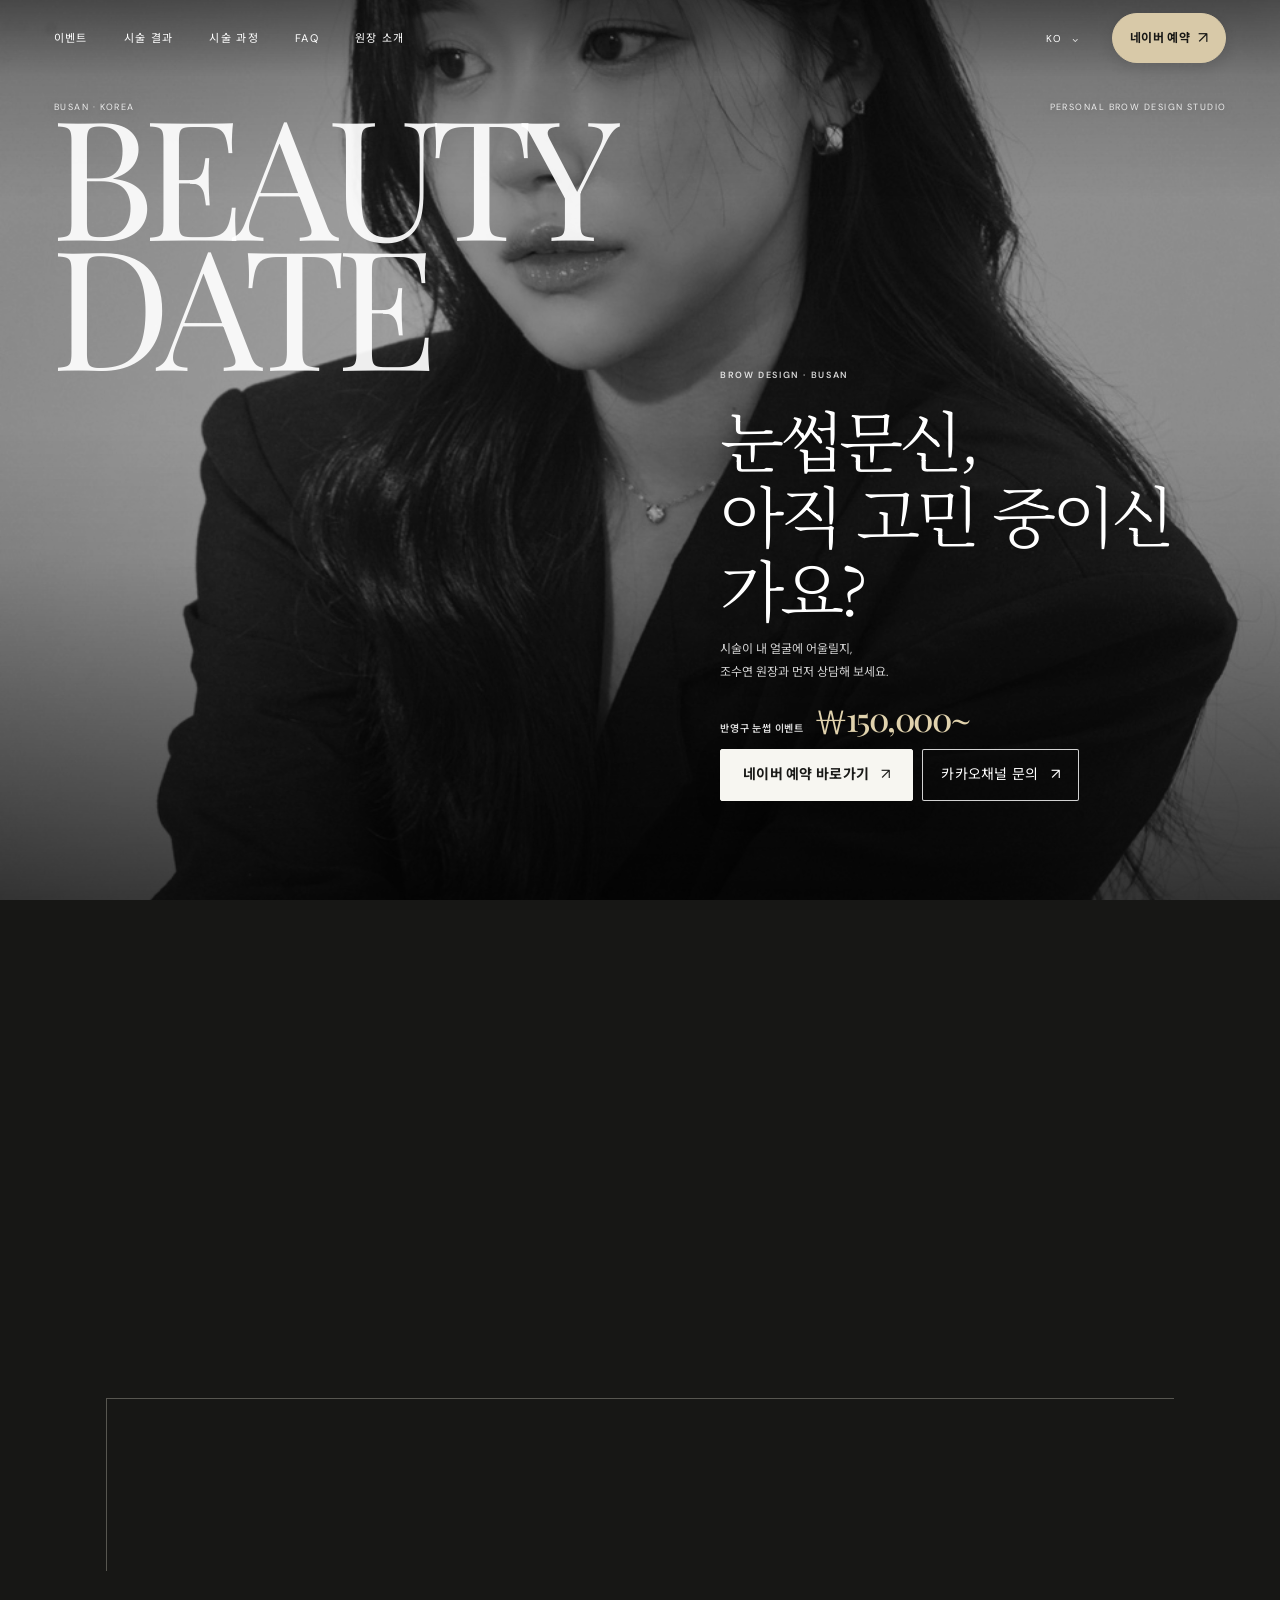
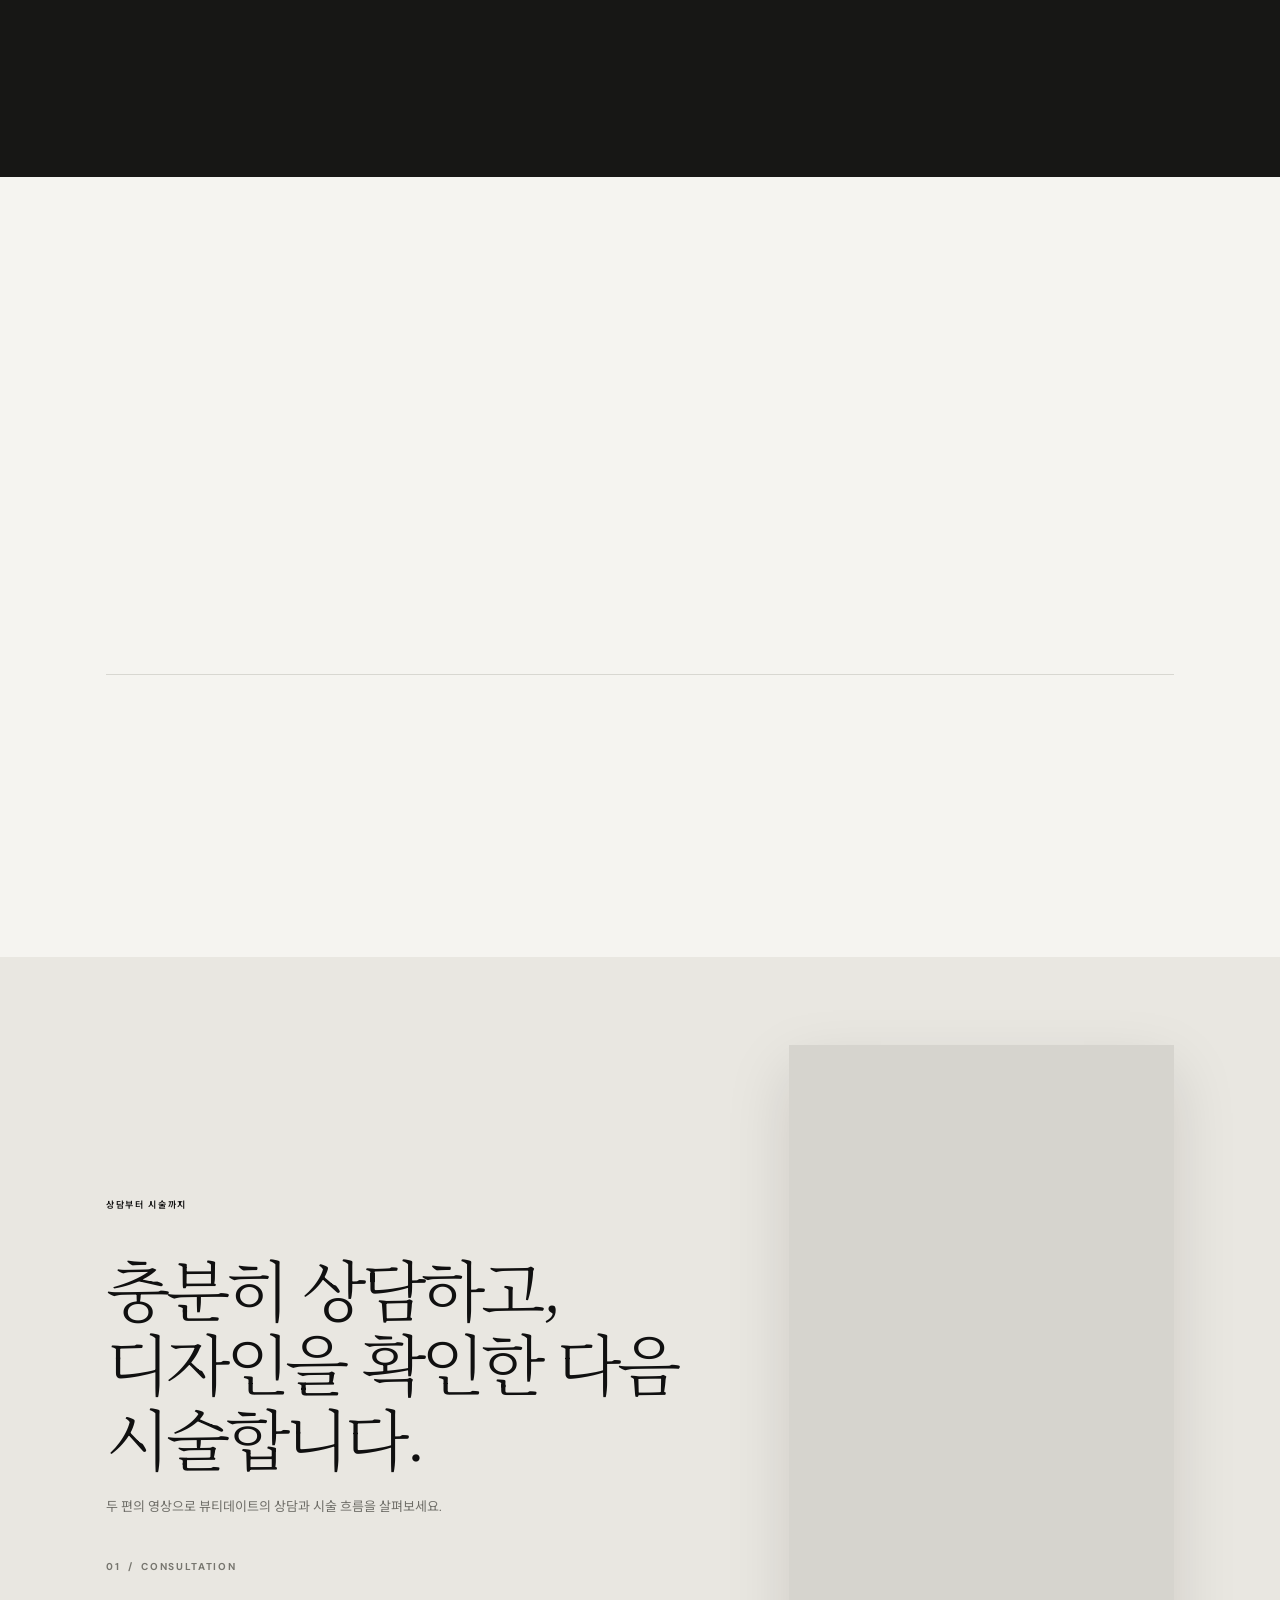
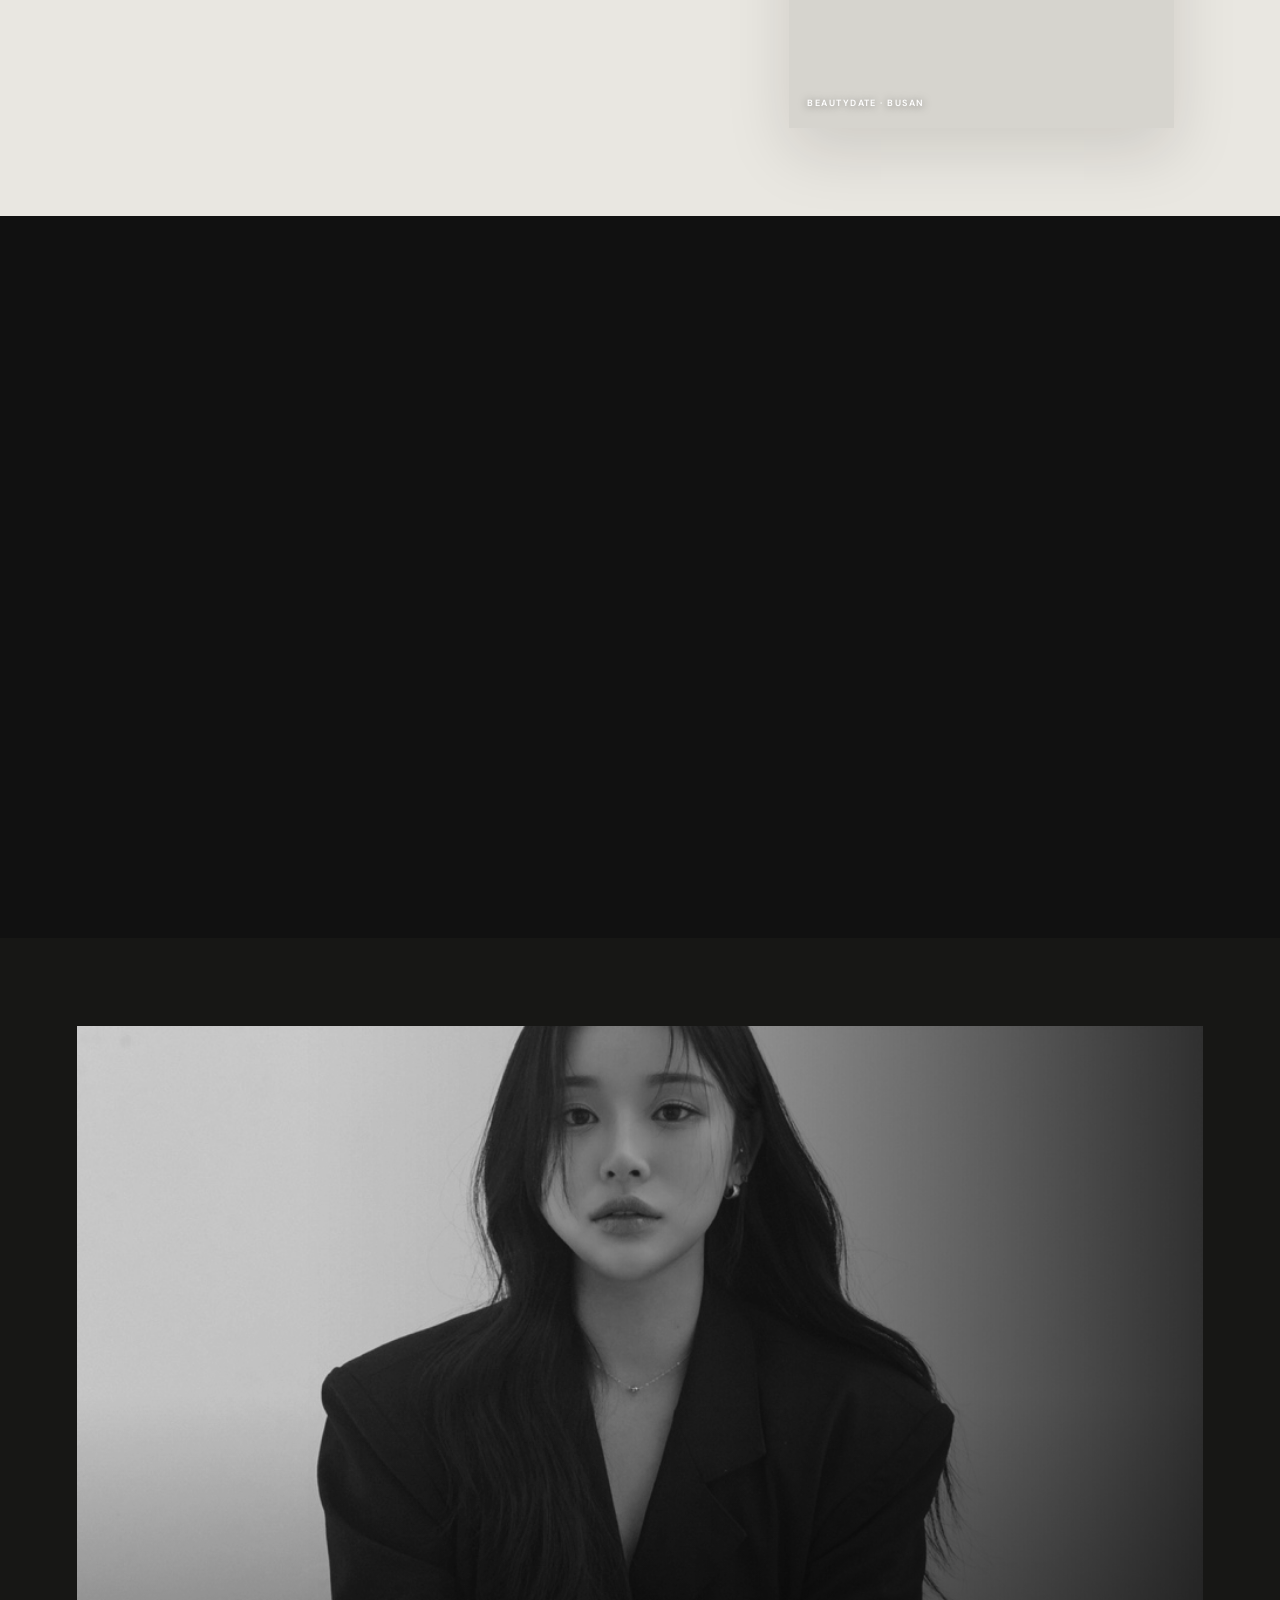
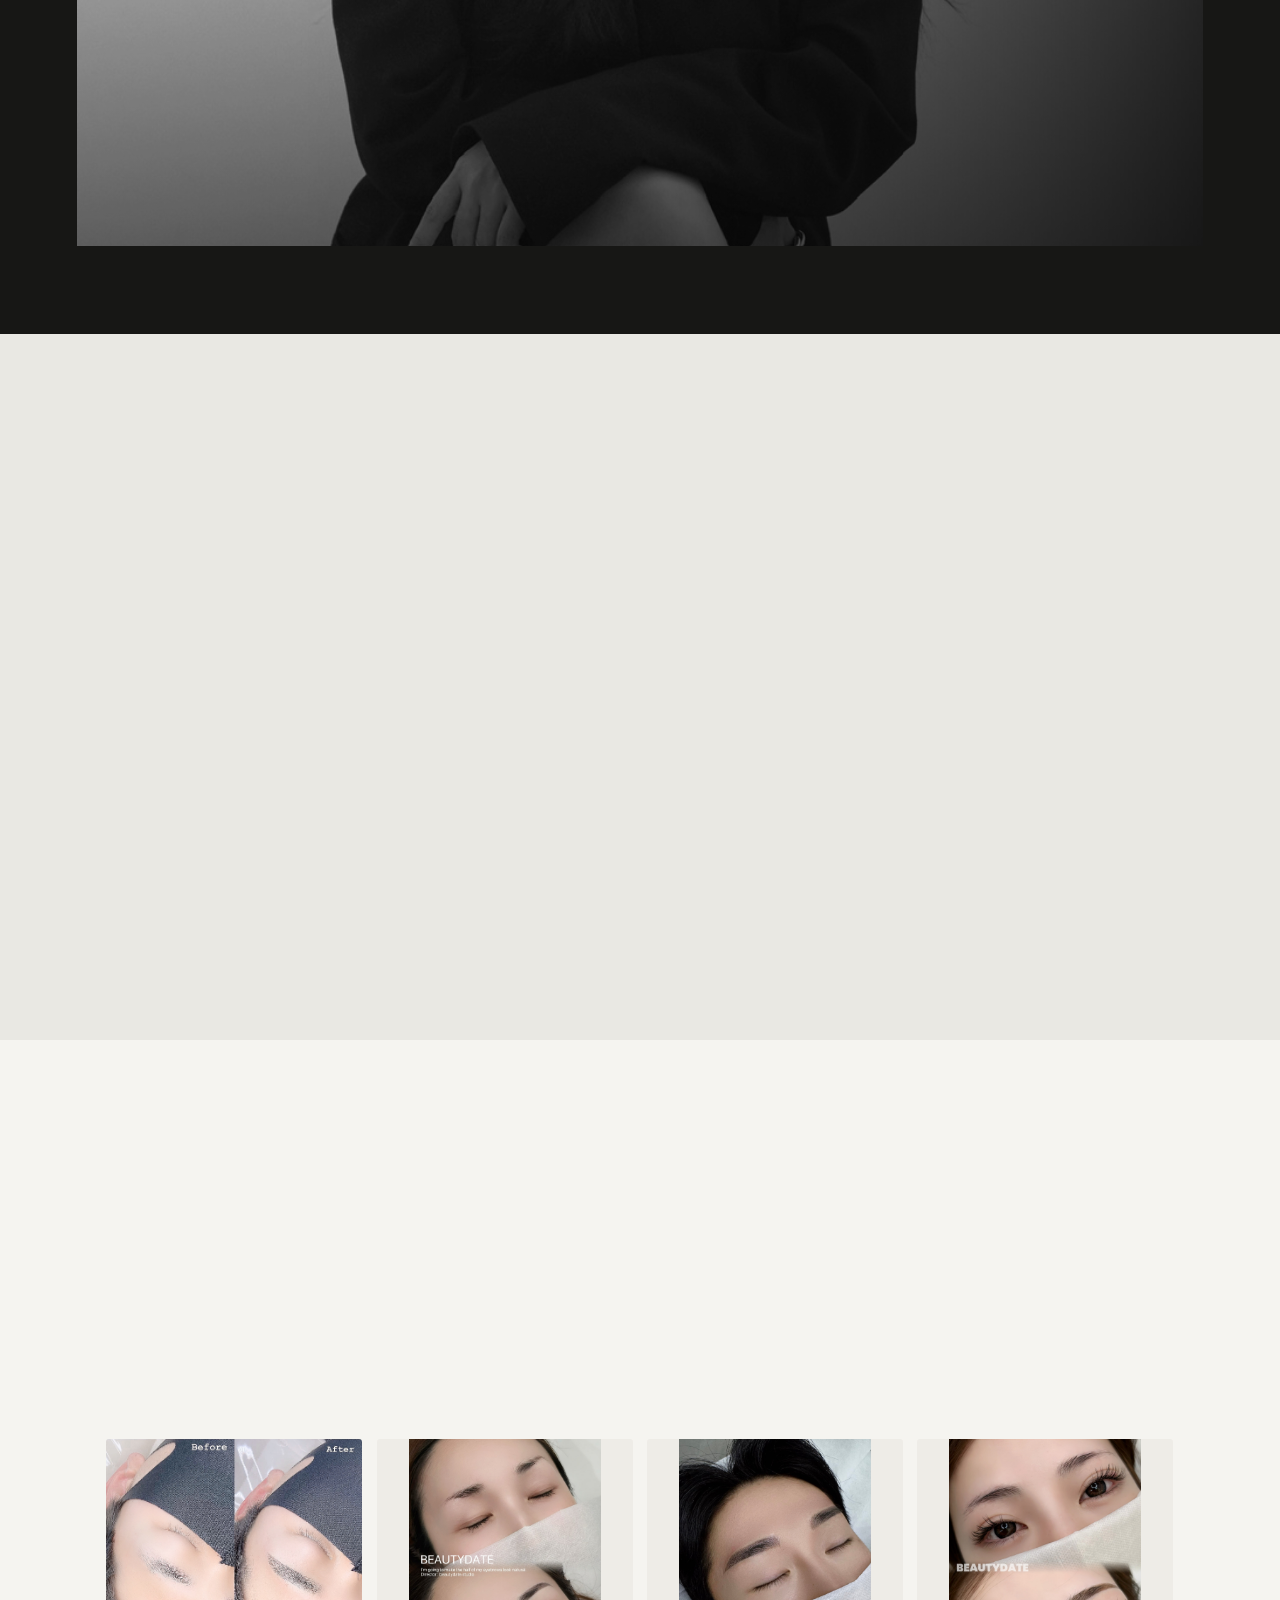
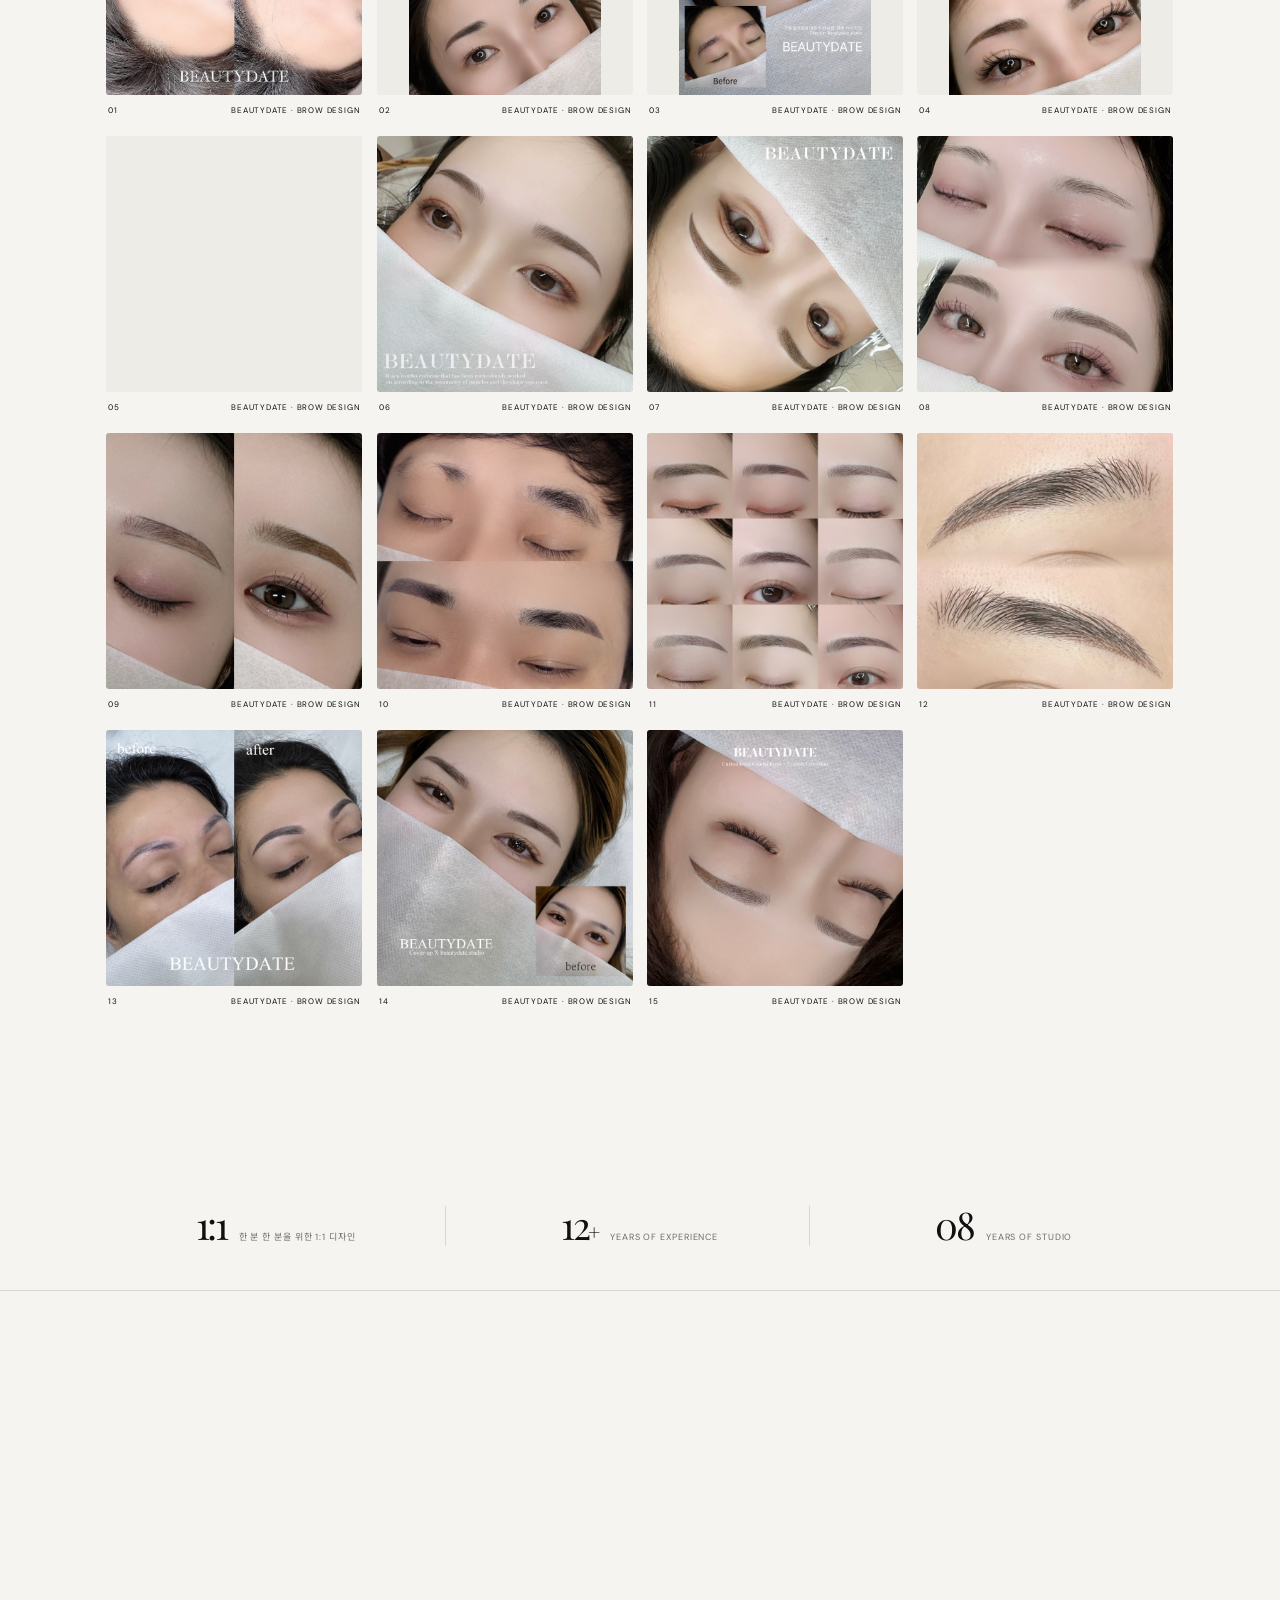
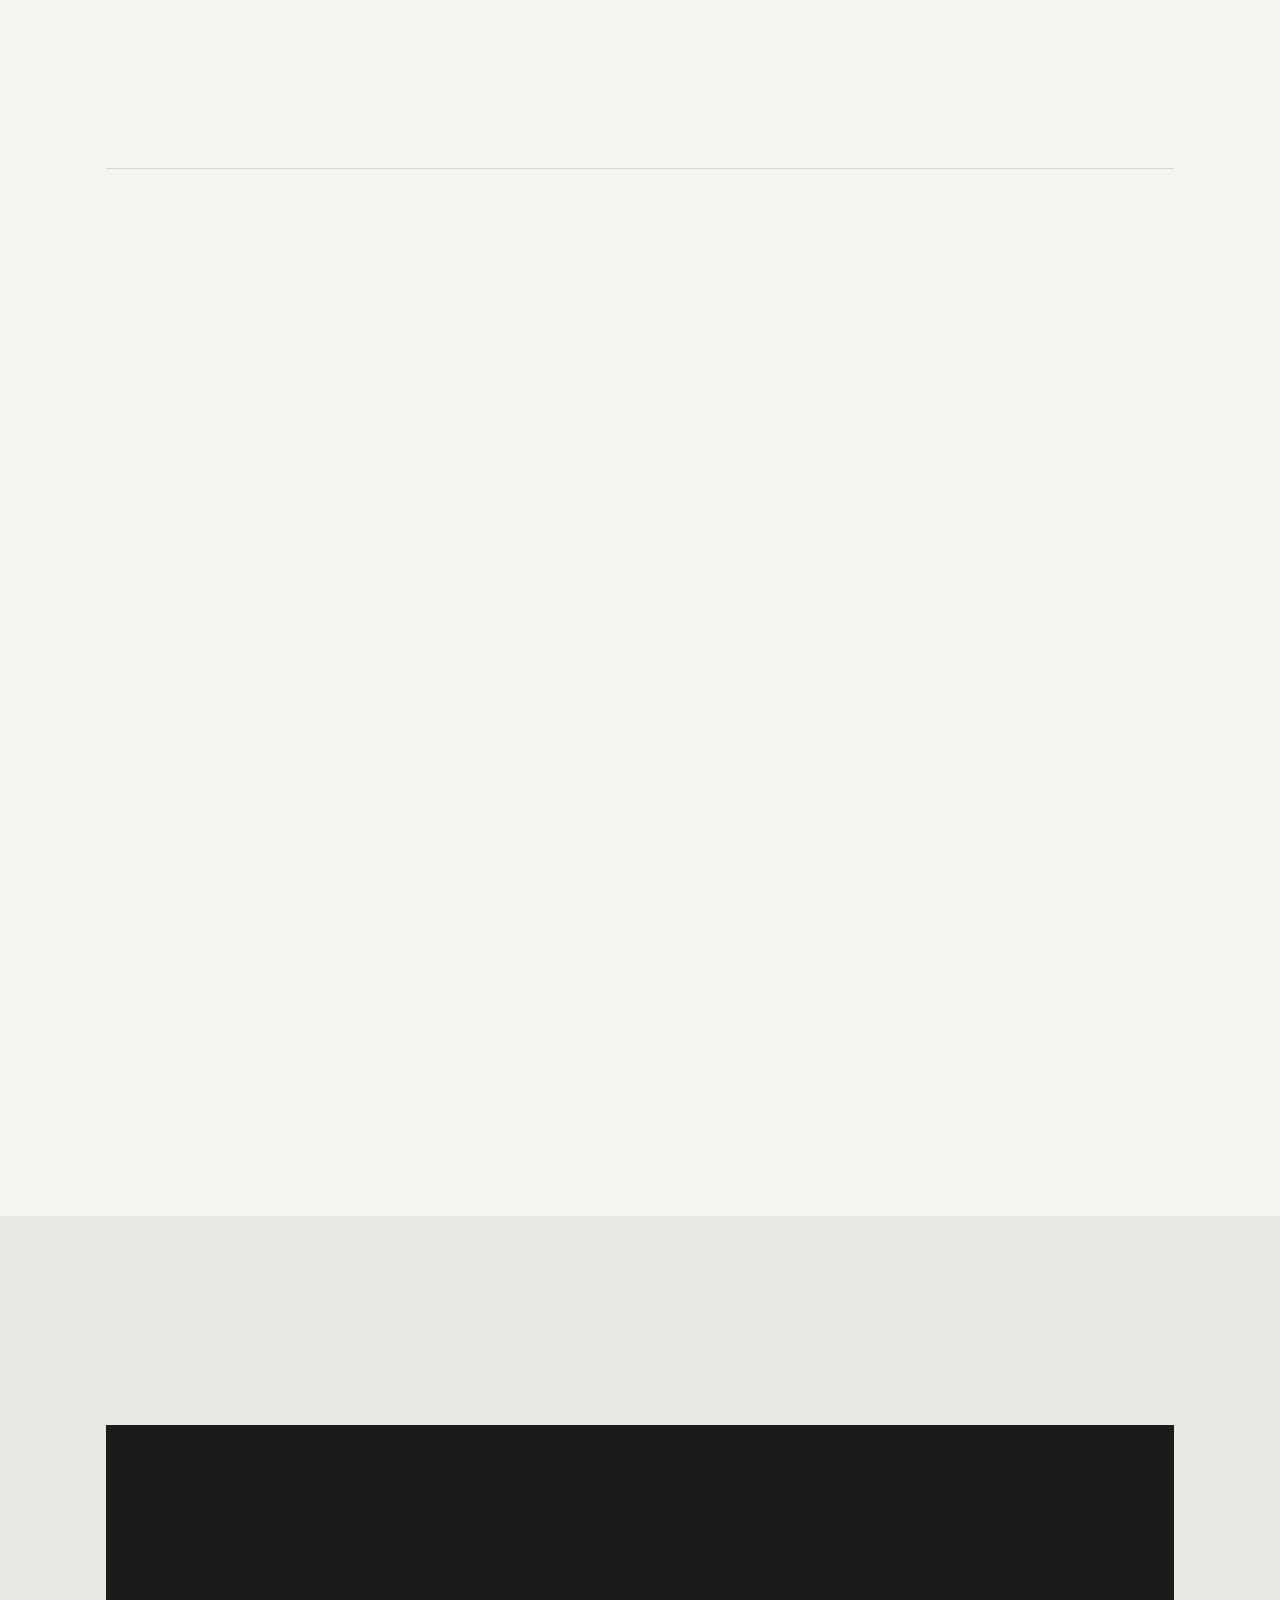
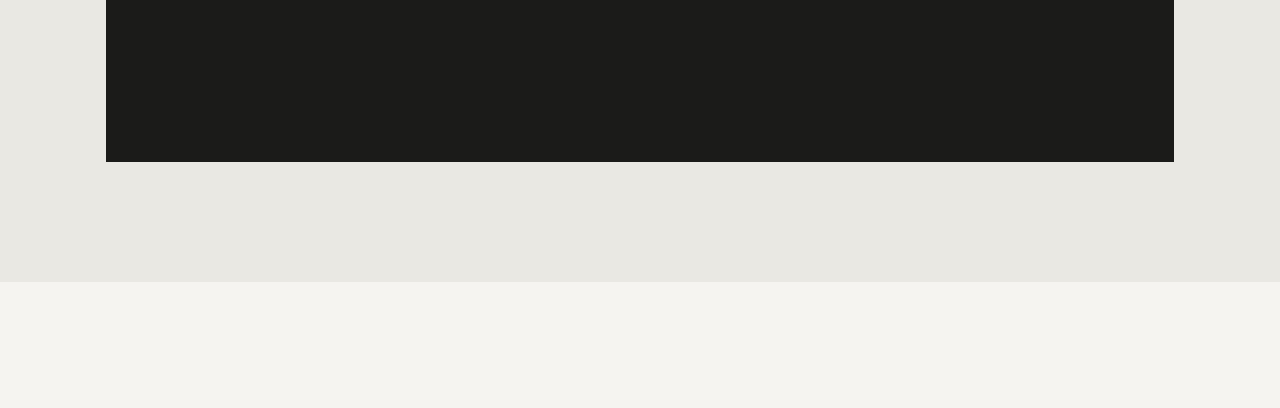
<file: index.html>
<!doctype html>
<html lang="ko">
<head>
  <meta charset="utf-8" />
  <meta name="viewport" content="width=device-width, initial-scale=1" />
  <meta http-equiv="Cache-Control" content="no-cache, no-store, must-revalidate" />
  <meta http-equiv="Pragma" content="no-cache" />
  <meta http-equiv="Expires" content="0" />
  <meta name="theme-color" content="#f5f4f0" />
  <meta name="description" content="부산 뷰티데이트. 조수연 원장의 1:1 맞춤 눈썹 반영구 디자인과 시술 포트폴리오를 만나보세요." />
  <title>뷰티데이트 | 조수연 원장</title>
  <link rel="preconnect" href="https://fonts.googleapis.com">
  <link rel="preconnect" href="https://fonts.gstatic.com" crossorigin>
  <link href="https://fonts.googleapis.com/css2?family=DM+Sans:wght@400;500;600;700&family=Noto+Sans+KR:wght@400;500;600;700&family=Noto+Serif+KR:wght@300;400;500&family=Playfair+Display:wght@400;500;600&display=swap" rel="stylesheet">
  <link rel="stylesheet" href="styles.css?v=20261010-no-duplicate-offer" />
</head>
<body>
  <header class="site-header">
    <a class="sr-only" href="#top" aria-label="Beautydate home">Home</a>
    <nav class="main-nav" aria-label="Main navigation">
      <a href="#contact" data-i18n="navOffer">이벤트</a><a href="#works" data-i18n="navWorks">시술 결과</a><a href="#process" data-i18n="navProcess">시술 과정</a><a href="#faq">FAQ</a><a href="#director" data-i18n="navDirector">원장 소개</a>
    </nav>
    <div class="header-end"><div class="language" aria-label="Language"><button class="lang-current" aria-expanded="false">KO <span>⌄</span></button><div class="lang-menu"><button data-lang="ko">한국어</button><button data-lang="ja">日本語</button><button data-lang="zh-TW">繁體中文</button><button data-lang="en">English</button></div></div><a class="header-book" href="https://pcmap.place.naver.com/place/1254580452/booking" target="_blank" rel="noopener noreferrer"><span data-i18n="book">예약하기</span><b aria-hidden="true">↗</b></a></div>
    <button class="menu-toggle" aria-label="Open navigation"><i></i><i></i></button>
  </header>

  <main id="top">

    <section class="hero">
      <div class="hero-stage">
        <h1 class="hero-word">BEAUTY<br><span>DATE</span></h1>
        <figure class="hero-portrait" aria-label="뷰티데이트 조수연 원장 프로필"><img class="hero-slide is-active" src="assets/owner-profile-1.jpeg" alt="조수연 뷰티데이트 대표원장 프로필 사진" fetchpriority="high"><img class="hero-slide" src="assets/owner-profile-2.jpeg" alt="" aria-hidden="true"></figure>
        <div class="hero-topline"><span data-i18n="heroKicker">BUSAN · KOREA</span><span data-i18n="heroTopRight">PERSONAL BROW DESIGN STUDIO</span></div>
        <div class="hero-message"><p class="eyebrow" data-i18n="heroEyebrow">BEAUTY, IN YOUR OWN BALANCE</p><h2 data-i18n="heroTitle">나답게 선명해지는<br>아름다움.</h2><p data-i18n="heroText">얼굴의 균형과 표정을 살펴, 지금의 나에게 자연스럽게 어울리는 눈썹을 디자인합니다.</p><div class="hero-offer"><span data-i18n="heroOfferLabel">반영구 눈썹 이벤트</span><strong>₩150,000~</strong></div><div class="hero-actions"><a class="booking-primary" href="https://pcmap.place.naver.com/place/1254580452/booking" target="_blank" rel="noopener noreferrer"><span data-i18n="naverBooking">네이버 예약 바로가기</span><b aria-hidden="true">↗</b></a><a class="booking-secondary" href="https://pf.kakao.com/_fQxjnT" target="_blank" rel="noopener noreferrer"><span data-i18n="kakaoInquiry">카카오채널 문의</span><b aria-hidden="true">↗</b></a></div></div>
      </div>
    </section>

    <section class="concerns section-pad" id="concerns"><div class="section-heading"><p class="eyebrow" data-i18n="concernsLabel">02 — DOES THIS FEEL FAMILIAR?</p><span data-i18n="concernsMeta">A little more ease, every morning</span></div><div class="concerns-heading"><h2 data-i18n="concernsTitle">눈썹을 그릴 때마다<br>마음에 걸리는 게 있나요?</h2><p data-i18n="concernsText">매일 반복되는 작은 불편부터, 처음 시술을 앞둔 걱정까지 편하게 이야기해 주세요.</p></div><div class="concerns-list"><p data-i18n="concernOne">양쪽 눈썹 모양을 맞추기 어려워요.</p><p data-i18n="concernTwo">빈 곳을 채우다 보면 인상이 진해져요.</p><p data-i18n="concernThree">매일 그리는 시간을 조금 줄이고 싶어요.</p><p data-i18n="concernFour">처음이라 어떤 모양이 어울릴지 모르겠어요.</p></div><p class="concerns-foot" data-i18n="concernsFoot">서두르지 않고 상담한 뒤, 얼굴과 취향에 맞는 방향을 함께 찾아갑니다.</p></section>

    <section class="approach section-pad" id="approach"><div class="section-heading"><p class="eyebrow" data-i18n="approachLabel">01 — OUR DESIGN</p><span data-i18n="approachMeta">Designed around your features</span></div><div class="approach-intro"><h2 data-i18n="approachTitle">유행하는 모양보다,<br><em>나에게 어울리는 균형.</em></h2><p data-i18n="approachText">얼굴형과 눈매, 기존 눈썹의 결을 살펴 지금의 인상에 자연스럽게 어울리는 디자인을 찾습니다.</p></div><div class="approach-points"><article><span>01</span><h3 data-i18n="approachOneTitle">먼저 충분히 듣고</h3><p data-i18n="approachOneText">원하는 분위기와 평소 메이크업 습관을 상담합니다.</p></article><article><span>02</span><h3 data-i18n="approachTwoTitle">함께 디자인을 보고</h3><p data-i18n="approachTwoText">시술 전 눈썹 모양을 확인하고 조율합니다.</p></article><article><span>03</span><h3 data-i18n="approachThreeTitle">차분히 마무리합니다</h3><p data-i18n="approachThreeText">확인한 디자인을 바탕으로 세심하게 시술합니다.</p></article></div></section>

    <section class="design-film section-pad" id="film" aria-labelledby="design-film-title"><div class="design-film-copy"><p class="eyebrow" data-i18n="filmLabel">CONSULTATION · TREATMENT</p><h2 id="design-film-title" data-i18n="filmTitle">상담부터 시술까지,<br><em>편안한 흐름으로.</em></h2><p data-i18n="filmText">충분히 이야기를 나누고, 차분하게 시술을 진행합니다.</p><span class="film-caption" aria-live="polite" data-film-caption>01&nbsp; / &nbsp;CONSULTATION</span></div><div class="design-film-frame" data-design-film><video class="design-film-video is-active" muted playsinline webkit-playsinline preload="auto" aria-label="뷰티데이트 상담 영상"><source src="assets/design-video/consultation.m4v?v=20261005-15sec" type="video/mp4"></video><video class="design-film-video" muted playsinline webkit-playsinline preload="auto" aria-label="뷰티데이트 시술 영상"><source src="assets/design-video/treatment-1.m4v" type="video/mp4"></video><span class="film-index" aria-hidden="true">BEAUTYDATE · BUSAN</span></div></section>

    <section class="contact" id="contact"><div class="contact-inner"><p class="eyebrow">BEAUTYDATE · BUSAN</p><h2 data-i18n="contactTitle">나에게 어울리는 디자인,<br>함께 이야기해요.</h2><p data-i18n="contactText">예약 링크와 카카오톡 채널을 통해 편하게 문의해 주세요.</p><div class="contact-offer"><span data-i18n="heroOfferLabel">반영구 눈썹 이벤트</span><strong>₩150,000~</strong></div><div class="contact-actions"><a class="contact-primary" href="https://pcmap.place.naver.com/place/1254580452/booking" target="_blank" rel="noopener noreferrer"><span data-i18n="naverBooking">네이버 예약 바로가기</span><b aria-hidden="true">↗</b></a><a href="https://pf.kakao.com/_fQxjnT" target="_blank" rel="noopener noreferrer"><span data-i18n="kakaoInquiry">카카오채널 문의</span><b aria-hidden="true">↗</b></a><a href="tel:01075978444"><span data-i18n="bookingCall">전화로 예약 문의</span><b aria-hidden="true">↗</b></a></div><div class="foreign-service-card"><h3 data-i18n="foreignMenuHeading">외국인 고객 시술 메뉴</h3><div class="foreign-service-grid"><div><span data-i18n="serviceNatural">자연눈썹</span><strong>₩170,000~</strong></div><div><span data-i18n="serviceCombo">콤보눈썹</span><strong>₩200,000~</strong></div><div><span data-i18n="serviceShadow">쉐도우눈썹</span><strong>₩200,000~</strong></div><div><span data-i18n="serviceEyeliner">아이라인</span><strong>₩150,000~</strong></div><div><span data-i18n="serviceHairline">헤어라인</span><strong>₩250,000~</strong></div><div><span data-i18n="serviceLip">입술</span><strong>₩300,000~</strong></div></div><div class="foreign-service-terms"><p><strong data-i18n="premiumRetouch">프리미엄 리터치</strong><span data-i18n="retouchTerms">4개월 이내 무료 · 6개월 이내 50% 할인 · 1년 이내 30% 할인</span></p><ul><li data-i18n="foreignPigment">최상급 인증 색소, 고객별 별도 니들 사용</li><li data-i18n="foreignCardFee">해외 카드 결제 수수료 포함</li><li data-i18n="foreignSchedule">관광객 일정에 맞춰 영업시간 외·휴무일에도 예약 시간을 조율해 드립니다.</li></ul><small data-i18n="foreignPriceNote">가격은 원화 기준입니다. 최종 금액은 예약 전 확인해 주세요.</small></div><p class="foreign-booking-heading" data-i18n="bookingHeading">LINEで予約・お問い合わせ</p><div class="foreign-service-actions offer-actions"><a href="https://line.me/R/ti/p/@209fyimp" target="_blank" rel="noopener noreferrer"><span data-i18n="lineLink">LINEで予約</span><b aria-hidden="true">↗</b></a><a href="https://www.instagram.com/beautydate.studio/" target="_blank" rel="noopener noreferrer"><span data-i18n="instagramLink">Instagram</span><b aria-hidden="true">↗</b></a></div></div></div></section>

    <section class="director section-pad" id="director"><div class="section-heading"><p class="eyebrow" data-i18n="directorLabel">CHAPTER 2 — MEET YOUR DIRECTOR</p><span data-i18n="directorMeta">Beautydate, Busan</span></div><div class="director-grid"><figure><video class="director-ai-video" autoplay muted loop playsinline webkit-playsinline preload="metadata" poster="assets/owner-profile-1.jpeg" aria-label="뷰티데이트 대표원장 AI 소개 영상"><source src="assets/hero-video-compatible.m4v" type="video/mp4"></video></figure><div class="director-copy"><p class="eyebrow" data-i18n="directorEyebrow">DIRECTOR · SUYEON CHO</p><h2 data-i18n="directorTitle">12년의 경험,<br><em>한 사람을 위한 디자인.</em></h2><p data-i18n="directorText">반영구 시술 12년, 샵 운영 8년의 경험을 바탕으로 고객 한 분 한 분의 얼굴에 어울리는 디자인을 고민합니다. 충분히 듣고, 함께 확인하고, 세심하게 마무리합니다.</p><div class="signature-mark">Suyeon Cho<span>BEAUTYDATE</span></div></div></div></section>

    <section class="process section-pad" id="process"><div class="section-heading"><p class="eyebrow" data-i18n="processLabel">CHAPTER 3 — A CONSULTATION FIRST</p><span data-i18n="processMeta">Considered at every step</span></div><div class="process-grid"><h2 data-i18n="processTitle">서두르지 않고,<br><em>함께 완성합니다.</em></h2><div class="steps"><article><b>01</b><div><h3 data-i18n="step1Title">상담</h3><p data-i18n="step1Text">원하는 분위기와 현재 눈썹 상태, 피부 컨디션을 먼저 확인합니다.</p></div></article><article><b>02</b><div><h3 data-i18n="step2Title">디자인 확인</h3><p data-i18n="step2Text">얼굴의 비율과 눈매에 맞춰 디자인하고, 시술 전 충분히 조율합니다.</p></div></article><article><b>03</b><div><h3 data-i18n="step3Title">섬세한 시술</h3><p data-i18n="step3Text">확정한 디자인을 바탕으로 차분하게 시술을 진행합니다.</p></div></article><article><b>04</b><div><h3 data-i18n="step4Title">사후 안내</h3><p data-i18n="step4Text">시술 후 관리 방법과 리터치 관련 내용을 안내해 드립니다.</p></div></article></div></div></section>

    <section class="works section-pad" id="works"><div class="section-heading"><p class="eyebrow" data-i18n="worksLabel">REAL BROW STORIES</p><span data-i18n="worksMeta">A collection of real brow designs</span></div><div class="works-title"><h2 data-i18n="worksTitle">작은 결의 차이가<br><em>전체 인상을 바꿉니다.</em></h2><p data-i18n="worksText">실제 고객의 시술 결과를 살펴보세요.<br>피부와 기존 눈썹에 따라 결과는 달라질 수 있습니다.</p></div><div class="treatment-gallery" aria-label="뷰티데이트 시술 결과 사진"></div><p class="gallery-footnote" data-i18n="galleryFootnote">실제 시술 사례이며, 결과는 피부와 기존 눈썹 상태에 따라 다를 수 있습니다.</p></section>

    <dialog class="gallery-lightbox" aria-label="시술 사진 확대 보기"><button class="gallery-close" type="button" aria-label="닫기">×</button><button class="gallery-previous" type="button" aria-label="이전 사진">←</button><figure><img alt=""><figcaption></figcaption></figure><button class="gallery-next" type="button" aria-label="다음 사진">→</button></dialog>

    <section class="signature-quick section-pad" id="signature" aria-label="뷰티데이트 핵심 정보"><div><strong>1:1</strong><span data-i18n="quickDesign">얼굴형에 맞춘 디자인</span></div><div><strong>12<span>+</span></strong><span data-i18n="yearsService">YEARS OF EXPERIENCE</span></div><div><strong>08</strong><span data-i18n="yearsStudio">YEARS OF STUDIO</span></div></section>

    <section class="faq section-pad" id="faq"><div class="section-heading"><p class="eyebrow" data-i18n="faqLabel">CHAPTER 4 — BEFORE YOU BOOK</p><span data-i18n="faqMeta">Good to know before booking</span></div><div class="faq-heading"><h2 data-i18n="faqTitle">예약 전에 궁금한 점,<br><em>먼저 확인해 보세요.</em></h2><p data-i18n="faqText">시술 전 충분히 상담하고, 궁금한 점은 예약 전에 편하게 문의하실 수 있어요.</p></div><div class="faq-list"><details><summary data-i18n="faqOneQ">시술 전에 디자인을 확인할 수 있나요?</summary><p data-i18n="faqOneA">상담 후 디자인을 제안하고, 시술 전에 함께 확인하고 조율합니다.</p></details><details><summary data-i18n="faqTwoQ">시술 결과가 모두 똑같이 나오나요?</summary><p data-i18n="faqTwoA">피부와 기존 눈썹 상태에 따라 결과에 차이가 있을 수 있습니다.</p></details><details><summary data-i18n="faqThreeQ">예약은 어떻게 하면 되나요?</summary><p data-i18n="faqThreeA">네이버 예약 또는 카카오채널로 문의해 주세요. 전화 문의도 가능합니다.</p></details><details><summary data-i18n="faqFourQ">리터치 조건과 가격은 어떻게 되나요?</summary><p data-i18n="faqFourA">리터치 적용 기간과 비용은 예약 전에 카카오채널로 확인해 주세요.</p></details></div></section>

    <section class="recommend section-pad" id="recommend"><div class="section-heading"><p class="eyebrow" data-i18n="recommendLabel">BEFORE CHOOSING A STUDIO</p><span data-i18n="recommendMeta">Who this may suit</span></div><div class="recommend-content"><h2 data-i18n="recommendTitle">이런 분이라면,<br><em>편하게 상담부터 시작해 보세요.</em></h2><ul><li data-i18n="recommendOne">얼굴형과 눈매에 맞는 눈썹을 찾고 싶은 분</li><li data-i18n="recommendTwo">너무 진하거나 인위적인 느낌이 걱정되는 분</li><li data-i18n="recommendThree">시술 전 모양을 함께 확인하고 싶은 분</li><li data-i18n="recommendFour">처음이라 차근차근 설명을 듣고 싶은 분</li></ul></div></section>

    <section class="visit section-pad" id="visit"><div class="section-heading"><p class="eyebrow">08 — VISIT BEAUTYDATE</p><span data-i18n="visitMeta">We look forward to meeting you</span></div><div class="visit-card"><div><p class="eyebrow">BUSAN · KOREA</p><h2 data-i18n="visitTitle">부산에서 만나요.</h2></div><div><p data-i18n="visitText">정확한 주소와 운영 시간은 예약 전에 문의해 주세요.</p><div class="visit-details"><div><span data-i18n="addressLabel">ADDRESS</span><b data-i18n="addressPending">부산 · 상세 주소는 확인 후 안내</b></div><div><span data-i18n="hoursLabel">HOURS</span><b data-i18n="hoursPending">운영 시간은 문의해 주세요</b></div></div><a class="visit-booking" href="https://pcmap.place.naver.com/place/1254580452/booking" target="_blank" rel="noopener noreferrer"><span data-i18n="naverBooking">네이버 예약 바로가기</span><b aria-hidden="true">↗</b></a></div></div></section>




  </main>
  <footer class="site-footer"><a class="wordmark" href="#top">BEAUTY<span>DATE</span></a><div><b data-i18n="footerName">뷰티데이트 · 조수연 원장</b><p data-i18n="footerNotice">부산 · 전화 010-7597-8444</p></div><a class="back-top" href="#top" data-i18n="backTop">맨 위로 ↑</a></footer>
  <div class="mobile-cta"><p class="mobile-cta-label" data-i18n="mobileBookingPrompt">빠른 예약 · 상담</p><div class="mobile-cta-actions"><a href="https://pcmap.place.naver.com/place/1254580452/booking" target="_blank" rel="noopener noreferrer"><span data-i18n="naverBooking">네이버 예약 바로가기</span><b aria-hidden="true">↗</b></a><a href="https://pf.kakao.com/_fQxjnT" target="_blank" rel="noopener noreferrer"><span data-i18n="kakaoInquiry">카카오채널 문의</span><b aria-hidden="true">↗</b></a></div></div>
  <script src="app.js?v=20261010-no-duplicate-offer"></script>
</body>
</html>
</file>
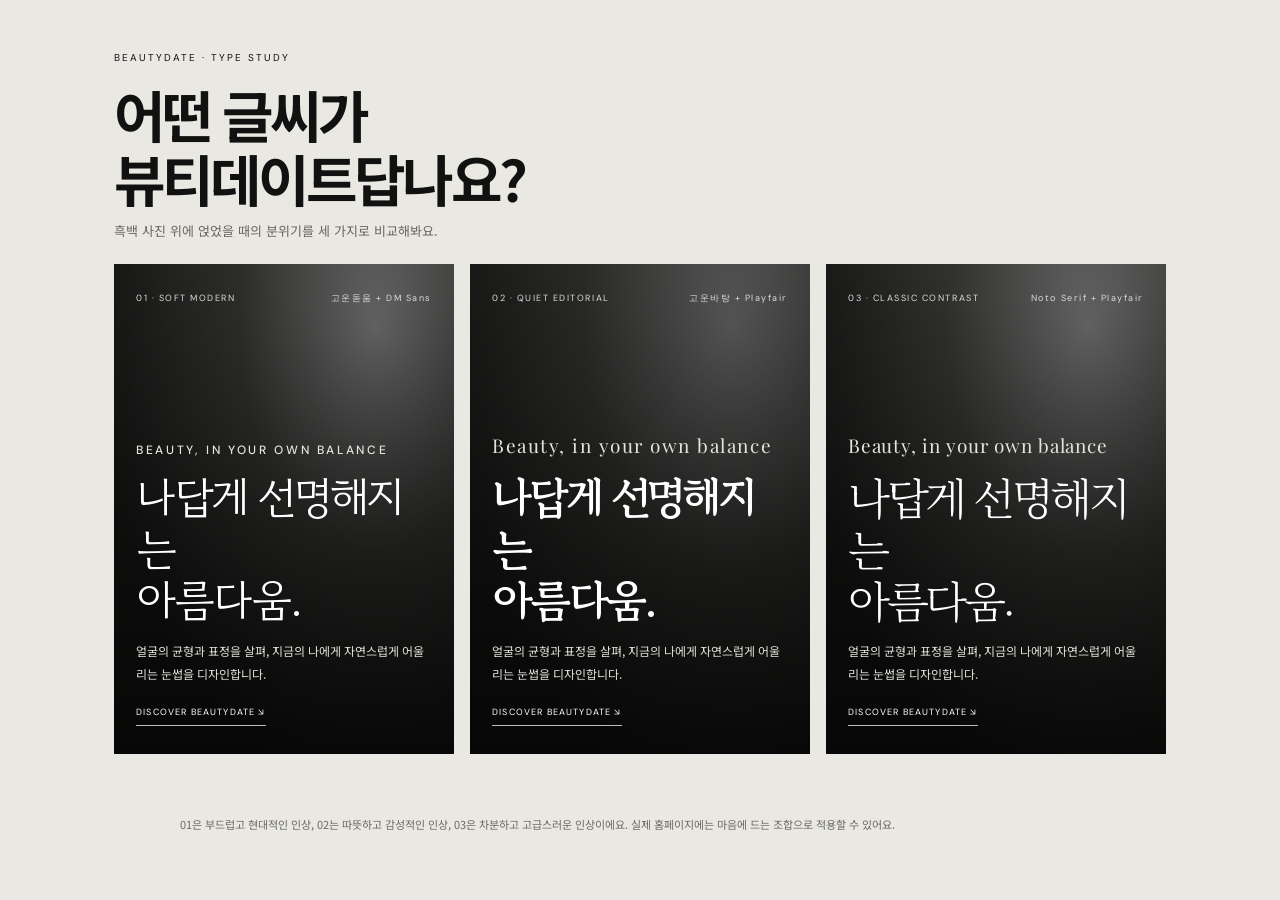
<file: font-preview.html>
<!doctype html>
<html lang="ko">
<head>
  <meta charset="utf-8">
  <meta name="viewport" content="width=device-width, initial-scale=1">
  <title>뷰티데이트 글꼴 미리보기</title>
  <link rel="preconnect" href="https://fonts.googleapis.com">
  <link rel="preconnect" href="https://fonts.gstatic.com" crossorigin>
  <link href="https://fonts.googleapis.com/css2?family=DM+Sans:wght@300;400;500;600&family=Gowun+Batang:wght@400;700&family=Gowun+Dodum&family=Noto+Sans+KR:wght@300;400;500;600&family=Noto+Serif+KR:wght@300;400;500&family=Playfair+Display:wght@400;500&display=swap" rel="stylesheet">
  <style>
    *{box-sizing:border-box}body{margin:0;background:#e9e8e3;color:#111;font-family:'Noto Sans KR',sans-serif}.intro{padding:42px 7% 24px}.intro small{font:10px 'DM Sans',sans-serif;letter-spacing:.2em}.intro h1{font-size:clamp(30px,7vw,56px);letter-spacing:-.07em;line-height:1.15;margin:16px 0 10px}.intro p{font-size:13px;color:#686760;margin:0}.options{display:grid;gap:16px;padding:0 7% 50px}.option{position:relative;min-height:340px;display:flex;flex-direction:column;justify-content:flex-end;padding:30px 26px;color:#fff;overflow:hidden;background:#181817}.option::before{content:"";position:absolute;inset:0;background:linear-gradient(180deg,rgba(0,0,0,.12),rgba(0,0,0,.7))}.option>*{position:relative}.label{display:flex;justify-content:space-between;gap:10px;margin-bottom:auto;font:9px 'DM Sans',sans-serif;letter-spacing:.17em;color:#ddd}.sample-en{font:500 12px 'DM Sans',sans-serif;letter-spacing:.22em;color:#e6e4df;margin:0 0 13px}.sample-ko{font-size:clamp(33px,8vw,50px);line-height:1.18;letter-spacing:-.075em;margin:0 0 15px}.sample-body{font-size:12px;line-height:1.9;color:#e2e0db;max-width:300px;margin:0}.sample-link{display:inline-block;width:max-content;margin-top:20px;padding-bottom:7px;border-bottom:1px solid #bbb;font:9px 'DM Sans',sans-serif;letter-spacing:.13em}.a .sample-ko{font-family:'Gowun Dodum',sans-serif;font-weight:400;letter-spacing:-.055em}.a .sample-en,.a .label,.a .sample-link{font-family:'DM Sans',sans-serif}.b .sample-ko{font-family:'Gowun Batang',serif;font-weight:700;letter-spacing:-.07em}.b .sample-en{font:400 19px 'Playfair Display',serif;letter-spacing:.08em}.c .sample-ko{font-family:'Noto Serif KR',serif;font-weight:300;letter-spacing:-.08em}.c .sample-en{font:400 19px 'Playfair Display',serif;letter-spacing:.04em}.option.a{background:radial-gradient(ellipse at 77% 13%,#777 0,#343432 37%,#171716 76%)}.option.b{background:radial-gradient(ellipse at 77% 13%,#666 0,#30302e 40%,#171716 78%)}.option.c{background:radial-gradient(ellipse at 77% 13%,#777 0,#383836 38%,#171716 78%)}.note{padding:0 7% 34px;font-size:11px;line-height:1.8;color:#6b6a64}
    @media(min-width:800px){.intro,.options,.note{max-width:1100px;margin-inline:auto}.options{grid-template-columns:repeat(3,1fr);padding-inline:24px}.intro{padding-inline:24px}.option{min-height:490px;padding:28px 22px}.sample-ko{font-size:clamp(29px,3.4vw,44px)}.sample-body{font-size:12px}}
  </style>
</head>
<body>
  <header class="intro"><small>BEAUTYDATE · TYPE STUDY</small><h1>어떤 글씨가<br>뷰티데이트답나요?</h1><p>흑백 사진 위에 얹었을 때의 분위기를 세 가지로 비교해봐요.</p></header>
  <main class="options">
    <article class="option a"><div class="label"><span>01 · SOFT MODERN</span><span>고운돋움 + DM Sans</span></div><p class="sample-en">BEAUTY, IN YOUR OWN BALANCE</p><h2 class="sample-ko">나답게 선명해지는<br>아름다움.</h2><p class="sample-body">얼굴의 균형과 표정을 살펴, 지금의 나에게 자연스럽게 어울리는 눈썹을 디자인합니다.</p><span class="sample-link">DISCOVER BEAUTYDATE ↘</span></article>
    <article class="option b"><div class="label"><span>02 · QUIET EDITORIAL</span><span>고운바탕 + Playfair</span></div><p class="sample-en">Beauty, in your own balance</p><h2 class="sample-ko">나답게 선명해지는<br>아름다움.</h2><p class="sample-body">얼굴의 균형과 표정을 살펴, 지금의 나에게 자연스럽게 어울리는 눈썹을 디자인합니다.</p><span class="sample-link">DISCOVER BEAUTYDATE ↘</span></article>
    <article class="option c"><div class="label"><span>03 · CLASSIC CONTRAST</span><span>Noto Serif + Playfair</span></div><p class="sample-en">Beauty, in your own balance</p><h2 class="sample-ko">나답게 선명해지는<br>아름다움.</h2><p class="sample-body">얼굴의 균형과 표정을 살펴, 지금의 나에게 자연스럽게 어울리는 눈썹을 디자인합니다.</p><span class="sample-link">DISCOVER BEAUTYDATE ↘</span></article>
  </main>
  <p class="note">01은 부드럽고 현대적인 인상, 02는 따뜻하고 감성적인 인상, 03은 차분하고 고급스러운 인상이에요. 실제 홈페이지에는 마음에 드는 조합으로 적용할 수 있어요.</p>
</body>
</html>
</file>
<file: styles.css>
:root{--paper:#f5f4f0;--ink:#101010;--muted:#77766f;--line:#d8d7d1;--white:#fff;--serif:'Playfair Display',Georgia,serif;--sans:'DM Sans','Noto Sans KR',sans-serif;--max:1440px}
*{box-sizing:border-box}html{scroll-behavior:smooth;scroll-padding-top:90px}body{margin:0;background:var(--paper);color:var(--ink);font-family:var(--sans);font-size:15px;line-height:1.7}a{color:inherit;text-decoration:none}img{display:block;width:100%;height:100%;object-fit:cover}button{font:inherit;color:inherit}.site-header{height:76px;display:flex;align-items:center;justify-content:space-between;padding:0 4.2%;border-bottom:1px solid rgba(0,0,0,.13);position:absolute;z-index:5;inset:0 0 auto;background:rgba(245,244,240,.86);backdrop-filter:blur(12px)}.wordmark{font-size:18px;font-weight:700;letter-spacing:-.09em;line-height:1}.wordmark span{font-weight:400;margin-left:4px}.main-nav{display:flex;gap:36px;font-size:11px;text-transform:uppercase;letter-spacing:.12em}.main-nav a,.header-book,.text-link{transition:opacity .2s}.main-nav a:hover,.header-book:hover,.text-link:hover{opacity:.6}.header-end{display:flex;align-items:center;gap:24px}.header-book{font-size:11px;letter-spacing:.08em}.header-book span{font-size:16px;margin-left:8px}.language{position:relative}.lang-current,.lang-menu button{border:0;background:none;cursor:pointer}.lang-current{font-size:10px;letter-spacing:.12em;padding:8px}.lang-current span{font-size:15px;margin-left:4px}.lang-menu{display:none;position:absolute;top:34px;right:0;background:#fff;min-width:130px;padding:8px;box-shadow:0 12px 34px #0002}.language.open .lang-menu{display:grid}.lang-menu button{text-align:left;padding:8px;font-size:12px}.lang-menu button:hover{background:#f0efeb}.menu-toggle{display:none;border:0;background:none;width:34px;padding:8px}.menu-toggle i{display:block;height:1px;background:#111;margin:6px 0}.hero{padding:108px 4.2% 25px;max-width:var(--max);margin:0 auto}.hero-topline,.hero-bottom,.section-heading{display:flex;justify-content:space-between;align-items:center;font-size:9px;letter-spacing:.16em}.hero-topline{height:28px;color:#4c4b47}.hero-stage{height:min(690px,72vw);min-height:530px;position:relative;overflow:hidden;margin-top:12px;background:#e4e2dd}.hero-portrait{position:absolute;top:0;bottom:0;left:36%;width:38%;margin:0;overflow:hidden}.hero-portrait img,.hero-portrait video{object-position:center 25%;filter:grayscale(100%);width:100%;height:100%;object-fit:cover}.hero-word{position:absolute;z-index:1;left:-1.2%;top:8%;margin:0;font-size:clamp(150px,23vw,330px);line-height:.72;letter-spacing:-.105em;font-weight:700;white-space:nowrap;pointer-events:none}.hero-word span{letter-spacing:-.105em}.hero-message{position:absolute;z-index:2;right:2.4%;bottom:9%;width:27%;max-width:310px}.eyebrow{font-size:9px;letter-spacing:.18em;font-weight:600;margin:0 0 18px;text-transform:uppercase}.hero-message h2{font-size:clamp(30px,4vw,53px);line-height:1.02;letter-spacing:-.07em;margin:0 0 18px}.hero-message>p:not(.eyebrow){font-size:12px;color:#55544f;line-height:1.9}.text-link{display:inline-flex;align-items:center;gap:28px;font-size:10px;letter-spacing:.08em;border-bottom:1px solid #222;padding:10px 0 8px;margin-top:15px}.text-link b{font-size:17px;font-weight:400}.hero-caption{position:absolute;z-index:2;left:3%;bottom:8%;display:flex;gap:15px;align-items:center;font-size:9px;letter-spacing:.12em}.caption-index{border-right:1px solid #111;padding-right:15px}.hero-bottom{padding-top:15px;color:#5e5d57}.hero-bottom a{font-size:8px}.section-pad{padding:120px 8.3%;max-width:var(--max);margin:auto}.section-heading{border-top:1px solid var(--line);padding-top:15px;color:#6d6c66}.section-heading .eyebrow{color:#121212;margin:0}.section-heading>span{font-size:9px;letter-spacing:.05em}.intro-grid{display:grid;grid-template-columns:1.3fr .7fr;align-items:end;gap:8%;padding-top:90px}.intro h2,.works h2,.process h2,.director h2,.visit h2{font-size:clamp(42px,6vw,82px);line-height:1.07;letter-spacing:-.075em;margin:0;font-weight:500}.intro h2 em,.works h2 em,.process h2 em,.director h2 em{font-family:var(--serif);font-weight:500;letter-spacing:-.04em}.intro-copy{max-width:390px;padding-bottom:6px}.intro-copy p,.works-title>p,.visit-grid p{color:#6f6e68;font-size:13px;line-height:2}.feature-band{display:grid;grid-template-columns:1.15fr .85fr;min-height:650px;background:#111;color:#fff}.feature-photo{height:650px;overflow:hidden}.feature-photo img{filter:grayscale(100%);object-position:center 35%}.feature-copy{padding:10% 13%;display:flex;flex-direction:column;justify-content:center;align-items:flex-start}.feature-copy .eyebrow{color:#aaa}.feature-quote{font-size:clamp(36px,5vw,67px);font-weight:500;line-height:1.15;letter-spacing:-.07em;margin:14px 0 34px}.thin-rule{height:1px;width:45px;background:#aaa}.feature-note{font-size:12px;color:#b7b7b2;max-width:300px;line-height:1.9;margin:25px 0 0}.feature-copy .text-link{border-color:#aaa;margin-top:28px}.works-title{display:flex;justify-content:space-between;align-items:end;padding:76px 0 55px}.works-title>p{margin:0}.gallery{display:grid;grid-template-columns:1.05fr .95fr;grid-template-rows:380px 330px;gap:15px}.gallery-item{margin:0;min-width:0;position:relative;overflow:hidden;background:#ddd}.gallery-item img{transition:transform .7s;filter:grayscale(18%)}.gallery-item:hover img{transform:scale(1.025)}.gallery-tall{grid-row:span 2}.gallery-tall img{object-position:center 30%}.gallery-small img{object-position:center 30%}.gallery-wide img{object-position:center 38%}.gallery-item figcaption{position:absolute;inset:auto 0 0;display:flex;justify-content:space-between;padding:13px 15px;background:linear-gradient(transparent,#0008);color:#fff;font-size:9px;letter-spacing:.14em}.gallery-footnote{font-size:10px;color:#898880;margin-top:17px}.process{background:#e9e8e3;max-width:none;padding-left:max(8.3%,calc((100vw - 1200px)/2));padding-right:max(8.3%,calc((100vw - 1200px)/2))}.process-grid{display:grid;grid-template-columns:.9fr 1.1fr;gap:10%;padding-top:76px}.steps article{display:grid;grid-template-columns:50px 1fr;gap:16px;border-top:1px solid #c6c5bd;padding:23px 0}.steps article>b{font-size:10px;letter-spacing:.1em;color:#73726c}.steps h3{font-size:16px;margin:0 0 6px}.steps p{font-size:12px;color:#77766f;margin:0;max-width:420px}.director-grid{display:grid;grid-template-columns:.9fr 1.1fr;gap:10%;align-items:center;padding-top:75px}.director-grid figure{margin:0;height:600px;max-height:65vw;overflow:hidden}.director-grid figure img{object-position:center 25%;filter:grayscale(100%)}.director-copy>.eyebrow{margin-bottom:24px}.director-copy h2{font-size:clamp(38px,4.8vw,66px)}.director-copy>p:not(.eyebrow){color:#6f6e68;font-size:13px;line-height:2;max-width:490px;margin-top:28px}.director-stats{display:flex;gap:60px;padding-top:28px;margin-top:28px;border-top:1px solid var(--line)}.director-stats div{display:grid}.director-stats strong{font-family:var(--serif);font-size:38px;font-weight:500;line-height:1}.director-stats strong span{font-size:18px}.director-stats small{font-size:8px;letter-spacing:.14em;color:#777;margin-top:9px}.signature-mark{font-family:var(--serif);font-style:italic;font-size:23px;margin-top:42px}.signature-mark span{font:8px var(--sans);letter-spacing:.15em;margin-left:14px;color:#777}.studio h2{font-size:clamp(32px,4.3vw,58px);letter-spacing:-.07em;font-weight:500;margin:58px 0 34px}.studio-gallery{display:grid;grid-template-columns:1.1fr .9fr 1fr;gap:14px;height:340px}.studio-gallery img{object-position:center}.visit{background:#e9e8e3;max-width:none;padding-left:max(8.3%,calc((100vw - 1200px)/2));padding-right:max(8.3%,calc((100vw - 1200px)/2))}.visit-grid{display:grid;grid-template-columns:1fr 1fr;gap:10%;padding-top:67px}.visit h2{font-size:clamp(44px,6vw,76px)}.visit-details{border-top:1px solid #c5c4bd}.visit-details div{padding:18px 0;border-bottom:1px solid #c5c4bd}.visit-details span{font-size:8px;letter-spacing:.16em;color:#777}.visit-details p{margin:5px 0 0;font-size:12px}.contact{padding:120px 25px 130px;background:#111;color:#fff;text-align:center}.contact-inner{max-width:650px;margin:auto}.contact .eyebrow{color:#aaa}.contact h2{font-size:clamp(42px,6vw,76px);line-height:1.1;letter-spacing:-.07em;margin:25px 0}.contact-inner>p:not(.eyebrow){font-size:12px;color:#b4b4ae}.contact-actions{display:flex;justify-content:center;gap:10px;flex-wrap:wrap;margin-top:34px}.contact-actions span{border:1px solid #60605a;border-radius:99px;padding:12px 20px;color:#c8c8c2;font-size:10px}.site-footer{display:flex;align-items:center;justify-content:space-between;padding:38px 5%;gap:20px;background:var(--paper)}.site-footer>div{text-align:center}.site-footer>div b{font-size:11px;font-weight:500}.site-footer p{font-size:9px;color:#777;margin:5px 0 0}.back-top{font-size:10px}.mobile-cta{display:none}
@media(min-width:1441px){.hero-stage{height:690px}}
@media(max-width:900px){.site-header{height:66px;padding:0 5%}.main-nav{gap:18px}.hero{padding:90px 5% 20px}.hero-stage{height:650px;min-height:0}.hero-portrait{left:28%;width:46%}.hero-word{font-size:clamp(150px,25vw,240px);top:13%}.hero-message{right:2%;bottom:8%;width:32%}.section-pad{padding:95px 7%}.feature-band{min-height:520px}.feature-photo{height:520px}.feature-copy{padding:9%}.gallery{grid-template-rows:320px 280px}.process-grid{gap:6%}.director-grid{gap:7%}.director-grid figure{height:520px}.studio-gallery{height:280px}}
@media(max-width:650px){body{font-size:14px}.site-header{height:60px}.main-nav{display:none;position:absolute;top:59px;left:0;right:0;padding:20px 6%;background:var(--paper);border-bottom:1px solid var(--line);flex-direction:column;gap:14px}.site-header.nav-open .main-nav{display:flex}.header-end{gap:12px;margin-left:auto;margin-right:9px}.header-book{font-size:9px}.menu-toggle{display:block}.hero{padding:75px 14px 18px}.hero-topline,.hero-bottom{font-size:7px}.hero-topline span:last-child{max-width:135px;text-align:right}.hero-stage{height:670px;min-height:0;margin-top:5px}.hero-portrait{left:12%;width:75%;height:74%;top:4%}.hero-portrait img,.hero-portrait video{object-position:center 20%}.hero-word{font-size:clamp(115px,29vw,175px);top:17%;left:-2%;line-height:.77}.hero-message{width:57%;right:5%;bottom:5%;max-width:245px}.hero-message h2{font-size:37px}.hero-message>p:not(.eyebrow){font-size:11px}.hero-message .eyebrow{font-size:7px;margin-bottom:12px}.hero-caption{left:4%;bottom:7%;font-size:7px;writing-mode:vertical-rl}.caption-index{border:0;border-bottom:1px solid #111;padding:0 0 8px}.hero-bottom span:last-child{display:none}.hero-bottom a{margin-left:auto}.section-pad{padding:76px 6%}.section-heading>span{font-size:7px;text-align:right;max-width:48%}.intro-grid,.process-grid,.director-grid,.visit-grid{grid-template-columns:1fr;gap:30px;padding-top:48px}.intro h2,.works h2,.process h2,.director h2,.visit h2{font-size:clamp(39px,11vw,60px)}.intro-copy{margin-left:18%;}.intro-copy p,.works-title>p,.visit-grid p{font-size:12px}.feature-band{grid-template-columns:1fr}.feature-photo{height:460px}.feature-copy{padding:55px 9% 62px}.feature-quote{font-size:50px}.works-title{display:block;padding:48px 0 30px}.works-title>p{margin-top:22px}.gallery{grid-template-columns:1fr 1fr;grid-template-rows:260px 240px;gap:8px}.gallery-tall{grid-row:span 2}.gallery-item figcaption{padding:9px;font-size:7px}.gallery-footnote{font-size:9px}.process-grid{padding-top:48px}.steps article{grid-template-columns:35px 1fr;padding:18px 0}.director-grid figure{height:440px;max-height:none;width:88%;}.director-copy h2{font-size:47px}.director-stats{gap:35px}.studio h2{font-size:40px;margin:42px 0 24px}.studio-gallery{height:auto;grid-template-columns:1fr 1fr;gap:8px}.studio-gallery img{height:180px}.studio-gallery img:first-child{grid-column:span 2;height:230px}.visit-grid{padding-top:45px}.visit-details{margin-top:5px}.contact{padding:82px 7% 105px}.contact h2{font-size:45px}.contact-actions{display:grid}.site-footer{padding:27px 6% 90px;display:grid;grid-template-columns:1fr 1fr}.site-footer>div{text-align:right}.back-top{grid-column:span 2;text-align:right;font-size:9px}.mobile-cta{display:block;position:fixed;z-index:8;left:12px;right:12px;bottom:10px}.mobile-cta a{height:48px;display:flex;align-items:center;justify-content:center;gap:18px;background:#111;color:white;font-size:11px;letter-spacing:.07em;box-shadow:0 6px 20px #0003}.mobile-cta span{font-size:15px}}

/* Gentle, purposeful motion for the editorial layout. */
.site-header{animation:header-enter .65s both cubic-bezier(.2,.75,.25,1)}
.hero-topline,.hero-bottom{animation:fade-in .8s .12s both ease-out}
.hero-word{animation:wordmark-enter 1s .08s both cubic-bezier(.2,.72,.2,1)}
.hero-portrait{animation:portrait-enter 1.05s .16s both cubic-bezier(.2,.75,.25,1)}
.hero-message{animation:message-enter .8s .52s both cubic-bezier(.2,.75,.25,1)}
.hero-caption{animation:fade-in .8s .65s both ease-out}
.main-nav a{position:relative}
.main-nav a::after{content:"";position:absolute;left:0;right:100%;bottom:-5px;height:1px;background:currentColor;transition:right .25s ease}
.main-nav a:hover::after{right:0}
.header-book span,.text-link b,.mobile-cta span{display:inline-block;transition:transform .25s ease}
.header-book:hover span,.text-link:hover b,.mobile-cta a:hover span{transform:translate(3px,-3px)}
.menu-toggle i{transition:transform .25s ease,opacity .2s ease}
.site-header.nav-open .menu-toggle i:first-child{transform:translateY(3.5px) rotate(45deg)}
.site-header.nav-open .menu-toggle i:last-child{transform:translateY(-3.5px) rotate(-45deg)}
.gallery-item img,.studio-gallery img,.feature-photo img{will-change:transform}
.studio-gallery img{transition:transform .6s cubic-bezier(.2,.75,.25,1)}
.studio-gallery img:hover{transform:scale(.985)}
body.motion-ready [data-reveal]{opacity:0;transform:translateY(26px);transition:opacity .75s cubic-bezier(.2,.75,.25,1),transform .75s cubic-bezier(.2,.75,.25,1);transition-delay:var(--reveal-delay,0ms)}
body.motion-ready [data-reveal].is-visible{opacity:1;transform:translateY(0)}
@keyframes header-enter{from{opacity:0;transform:translateY(-12px)}to{opacity:1;transform:translateY(0)}}
@keyframes fade-in{from{opacity:0}to{opacity:1}}
@keyframes wordmark-enter{from{opacity:0;transform:translateY(34px) scale(.98)}to{opacity:1;transform:translateY(0) scale(1)}}
@keyframes portrait-enter{from{opacity:0;transform:translateY(24px) scale(1.035)}to{opacity:1;transform:translateY(0) scale(1)}}
@keyframes message-enter{from{opacity:0;transform:translateY(18px)}to{opacity:1;transform:translateY(0)}}
@media(min-width:651px) and (max-width:790px){.main-nav{display:none;position:absolute;top:65px;left:0;right:0;padding:20px 5%;background:var(--paper);border-bottom:1px solid var(--line);flex-direction:column;gap:14px}.site-header.nav-open .main-nav{display:flex}.menu-toggle{display:block}}
@media(max-width:380px){.site-header{padding:0 12px}.wordmark{font-size:16px}.header-end{gap:7px;margin-right:4px}.header-book{font-size:8px}.hero-stage{height:620px}.hero-word{font-size:clamp(105px,29vw,122px)}.hero-message{width:64%;right:4%;bottom:5%}.hero-message h2{font-size:33px}.section-heading>span{max-width:45%;font-size:6px}.feature-photo{height:390px}.feature-quote{font-size:43px}.gallery{grid-template-rows:220px 205px}.director-grid figure{width:100%;height:390px}.director-copy h2{font-size:40px}.director-stats{gap:25px}.studio-gallery img{height:150px}.studio-gallery img:first-child{height:195px}.contact h2{font-size:39px}}
@media(prefers-reduced-motion:reduce){html{scroll-behavior:auto}*,*::before,*::after{animation-duration:.01ms!important;animation-iteration-count:1!important;scroll-behavior:auto!important;transition-duration:.01ms!important}body.motion-ready [data-reveal]{opacity:1;transform:none}}
.hero-word{z-index:0}.hero-portrait{z-index:1}
@media(max-width:650px){.hero-stage{height:720px}.hero-portrait{left:12%;top:4%;width:75%;height:54%}.hero-message{top:61%;bottom:auto;left:8%;right:6%;width:auto;max-width:none}.hero-caption{top:6%;bottom:auto;left:4%;}}
@media(max-width:380px){.hero-stage{height:660px}.hero-message{top:60%;left:7%;right:5%}}


/* Clear hero copy and coordinated, section-aware scroll motion. */
.hero-message{right:2.5%;width:27%;padding:26px 24px 22px;background:rgba(245,244,240,.97);z-index:3}
.hero-portrait{left:34%;width:36%}
@media(max-width:900px){.hero-portrait{left:28%;width:42%}.hero-message{right:2%;width:30%;padding:22px 18px 18px}}
@media(max-width:650px){.hero-portrait{left:12%;width:75%;height:54%;top:4%}.hero-message{left:7%;right:7%;top:61%;bottom:auto;width:auto;max-width:none;padding:20px 18px 18px;background:var(--paper)}}
@media(max-width:380px){.hero-message{left:5%;right:5%;top:60%;padding:17px 15px 15px}}
body.motion-ready [data-reveal]{opacity:0;transition:opacity .75s cubic-bezier(.22,.72,.2,1),transform .85s cubic-bezier(.22,.72,.2,1),clip-path 1s cubic-bezier(.22,.72,.2,1);transition-delay:var(--reveal-delay,0ms);will-change:opacity,transform,clip-path}
body.motion-ready [data-reveal="rise"]{transform:translateY(42px)}
body.motion-ready [data-reveal="left"]{transform:translateX(-48px)}
body.motion-ready [data-reveal="right"]{transform:translateX(48px)}
body.motion-ready [data-reveal="zoom"]{transform:scale(.96)}
body.motion-ready [data-reveal="image"]{opacity:1;transform:none;clip-path:inset(0 100% 0 0)}
body.motion-ready [data-reveal].is-visible{opacity:1;transform:none}
body.motion-ready [data-reveal="image"].is-visible{clip-path:inset(0)}
/* Keep photography visible even if the browser skips an intersection callback. */
body.motion-ready [data-reveal="image"]{opacity:1!important;transform:none!important;clip-path:none!important}
@media(prefers-reduced-motion:reduce){body.motion-ready [data-reveal],body.motion-ready [data-reveal="image"]{opacity:1;transform:none;clip-path:none}}

body.motion-ready .hero-topline,body.motion-ready .hero-bottom,body.motion-ready .hero-word,body.motion-ready .hero-portrait,body.motion-ready .hero-message,body.motion-ready .hero-caption{animation:none}

/* Full-bleed hero: let the film fill the first screen and layer the copy over it. */
.site-header{position:absolute;background:linear-gradient(180deg,rgba(0,0,0,.32),transparent);border:0;color:#fff;backdrop-filter:none}
.hero{position:relative;width:100%;max-width:none;height:100svh;min-height:620px;padding:0;margin:0;color:#fff;background:#242321;overflow:hidden}
.hero-stage{position:absolute;inset:0;height:auto;min-height:0;margin:0;background:#242321}
.hero-portrait{inset:0;width:100%;height:100%;left:0;top:0;bottom:0}
.hero-portrait video{display:block;object-position:center 35%;filter:grayscale(100%) brightness(.68)}
.hero-stage::after{content:"";position:absolute;inset:0;z-index:1;pointer-events:none;background:linear-gradient(180deg,rgba(0,0,0,.24) 0%,transparent 22%,transparent 48%,rgba(0,0,0,.08) 62%,rgba(0,0,0,.62) 100%)}
.hero-word{z-index:2;left:3%;top:17%;font-size:clamp(92px,19vw,280px);line-height:.72;letter-spacing:-.105em;color:rgba(255,255,255,.92);mix-blend-mode:screen}
.hero-word span{letter-spacing:-.105em}
.hero-topline{position:absolute;z-index:3;top:100px;left:4.2%;right:4.2%;height:auto;color:rgba(255,255,255,.86);text-shadow:0 1px 10px #0005}
.hero-message{z-index:3;right:7%;bottom:14%;width:min(420px,38%);max-width:none;padding:0;background:none;text-shadow:0 2px 18px #0008}
.hero-message .eyebrow,.hero-message>p:not(.eyebrow){color:rgba(255,255,255,.82)}
.hero-message h2{font-size:clamp(38px,5.1vw,72px);text-shadow:0 2px 22px #0007}
.hero-message .text-link{border-color:rgba(255,255,255,.8)}
.hero-caption{z-index:3;left:4.2%;bottom:14%;color:rgba(255,255,255,.9);text-shadow:0 1px 10px #0008}
.caption-index{border-color:rgba(255,255,255,.85)}
.hero-bottom{position:absolute;z-index:3;left:4.2%;right:4.2%;bottom:30px;padding:0;color:rgba(255,255,255,.78);text-shadow:0 1px 10px #0008}
.hero-bottom a{font-size:8px}
@media(max-width:900px){.hero-topline{top:87px;left:5%;right:5%}.hero-word{left:2%;top:21%;font-size:clamp(90px,20vw,190px)}.hero-message{right:6%;bottom:15%;width:42%;padding:0}.hero-caption{left:5%;bottom:16%}.hero-bottom{left:5%;right:5%;bottom:24px}}
@media(max-width:650px){.site-header{height:60px;background:linear-gradient(180deg,rgba(0,0,0,.42),transparent)}.hero{height:100svh;min-height:680px}.hero-topline{top:82px;left:6%;right:6%;font-size:7px}.hero-portrait .hero-slide{object-position:53% center}.hero-word{left:2%;top:20%;font-size:clamp(78px,21vw,150px);line-height:.75}.hero-message{left:7%;right:7%;top:auto;bottom:14%;width:auto;max-width:450px;padding:0;background:none}.hero-message .eyebrow{font-size:7px;margin-bottom:12px}.hero-message h2{font-size:clamp(40px,11vw,58px);margin-bottom:12px}.hero-message>p:not(.eyebrow){max-width:340px;font-size:11px;color:rgba(255,255,255,.9)}.hero-message .text-link{margin-top:8px}.hero-caption{left:auto;right:7%;top:auto;bottom:15%;writing-mode:vertical-rl;font-size:7px}.hero-bottom{left:6%;right:6%;bottom:20px;font-size:7px}.hero-bottom a{margin:0 auto}}
@media(max-width:380px){.hero{min-height:620px}.hero-word{font-size:clamp(72px,20vw,96px);top:22%}.hero-message{bottom:15%;left:7%;right:8%;padding:0}.hero-message h2{font-size:38px}.hero-caption{right:5%;bottom:16%}}

/* Keep the English brand mark clear of the portrait's face. */
.hero-word{top:12%;left:4%;font-size:clamp(66px,13vw,180px);line-height:.78;letter-spacing:-.09em}
@media(max-width:900px){.hero-word{top:13%;left:5%;font-size:clamp(58px,13vw,112px)}}
@media(max-width:650px){.hero-word{top:13%;left:6%;font-size:clamp(42px,12vw,64px);line-height:.82;letter-spacing:-.08em}.hero-word span{letter-spacing:-.08em}}
@media(max-width:380px){.hero-word{top:13%;left:6%;font-size:42px}}

/* Let the director portrait become a full-screen editorial backdrop. */
.director.section-pad{position:relative;isolation:isolate;display:flex;flex-direction:column;justify-content:center;min-height:100svh;max-width:none;overflow:hidden;padding:40px 6%;background:#171715;color:#fff}
.director.section-pad>.section-heading{position:absolute;z-index:2;top:38px;left:6%;right:6%;color:rgba(255,255,255,.82)}
.director-grid{position:relative;z-index:1;display:flex;align-items:flex-end;min-height:calc(100svh - 80px);padding:110px 0 28px}
.director-grid figure{position:absolute;z-index:-1;inset:0;width:100%;height:100%;max-height:none;margin:0}
.director-grid figure::after{content:"";position:absolute;inset:0;background:linear-gradient(90deg,rgba(0,0,0,.08) 20%,rgba(0,0,0,.18) 45%,rgba(0,0,0,.78) 100%),linear-gradient(0deg,rgba(0,0,0,.5),transparent 55%)}
.director-grid figure img{object-position:center 28%;filter:grayscale(100%)}
.director-copy{position:relative;z-index:1;width:min(46%,560px);margin-left:auto;color:#fff;padding:28px 12px 20px 28px;text-shadow:0 2px 16px #0006}
.director-copy,.director-copy h2,.director-copy h2 em,.director-copy .eyebrow,.director-copy>p:not(.eyebrow),.director-copy .signature-mark{color:#fff!important}
.director-copy>p:not(.eyebrow){color:rgba(255,255,255,.82)}
.director-stats{border-color:rgba(255,255,255,.45)}
.director-stats small,.director-grid .signature-mark span{color:rgba(255,255,255,.7)}
@media(max-width:900px){.director.section-pad{padding:34px 5%}.director.section-pad>.section-heading{top:32px;left:5%;right:5%}.director-grid{min-height:calc(100svh - 68px);padding:100px 0 20px}.director-grid figure{width:100%;height:100%}.director-copy{width:55%;padding:20px 8px 16px 18px}.director-copy h2{font-size:clamp(36px,6vw,55px)}}
@media(max-width:650px){.director.section-pad{min-height:100svh;padding:28px 6% 20px}.director.section-pad>.section-heading{top:25px;left:6%;right:6%}.director-grid{min-height:calc(100svh - 45px);width:100%;padding:100px 0 24px;align-items:flex-end}.director-grid figure{inset:0;width:100vw;height:100%;margin-left:-6vw}.director-grid figure img{object-position:center 24%}.director-grid figure::after{background:linear-gradient(0deg,rgba(0,0,0,.88) 0%,rgba(0,0,0,.66) 30%,rgba(0,0,0,.04) 78%),linear-gradient(180deg,rgba(0,0,0,.15),transparent 24%)}.director-copy{width:100%;padding:20px 4px 8px;margin:0}.director-copy>.eyebrow{margin-bottom:14px}.director-copy h2{font-size:clamp(38px,10vw,50px)}.director-copy>p:not(.eyebrow){font-size:12px;line-height:1.8;margin-top:16px}.director-stats{gap:36px;padding-top:18px;margin-top:18px}.director-stats strong{font-size:34px}.signature-mark{margin-top:22px;font-size:20px}}

/* Typeface pairing 03: refined Korean serif headlines, crisp sans-serif body. */
.hero-word{font-family:'Playfair Display',Georgia,serif;font-weight:400;letter-spacing:-.065em}
.hero-word span{letter-spacing:-.065em}
.hero-message h2,.intro h2,.feature-quote,.works h2,.process h2,.director h2,.studio h2,.visit h2,.contact h2{font-family:'Noto Serif KR','Playfair Display',serif;font-weight:300;letter-spacing:-.065em}
.intro h2 em,.works h2 em,.process h2 em,.director h2 em{font-family:'Noto Serif KR','Playfair Display',serif;font-weight:300}
.feature-quote{letter-spacing:-.075em}
@media(max-width:650px){.hero-word,.hero-word span{letter-spacing:-.055em}.hero-message h2,.intro h2,.works h2,.process h2,.director h2,.visit h2,.contact h2{letter-spacing:-.07em}}

@media(max-width:650px){
  .intro-copy{width:82%;max-width:none}
  .gallery{display:flex;gap:12px;overflow-x:auto;overflow-y:hidden;margin-right:-6vw;padding:0 6vw 12px 0;scroll-snap-type:x mandatory;scroll-padding-left:0;-webkit-overflow-scrolling:touch;scrollbar-width:none}
  .gallery::-webkit-scrollbar{display:none}
  .gallery-item,.gallery-tall,.gallery-small,.gallery-wide{flex:0 0 min(78vw,360px);grid-row:auto;display:grid;grid-template-rows:1fr auto;scroll-snap-align:start;border-radius:3px;overflow:hidden;background:transparent}
  .gallery-item img{width:100%;height:auto;aspect-ratio:1/1;object-fit:contain;object-position:center;background:#eeece7;filter:none}
  .gallery-item figcaption{position:static;padding:10px 2px 4px;background:none;color:var(--ink);font-size:8px;letter-spacing:.12em}
}

.studio-gallery{height:auto;grid-template-columns:repeat(3,minmax(0,1fr));grid-auto-rows:auto}
.studio-gallery img,.studio-gallery img:first-child{width:100%;height:auto;aspect-ratio:1/1;grid-column:auto;object-fit:cover}
.treatment-gallery{display:grid;grid-template-columns:repeat(4,minmax(0,1fr));gap:14px}
.gallery-item{min-width:0;margin:0;display:grid;grid-template-rows:1fr auto;cursor:zoom-in;overflow:hidden;background:transparent}
.gallery-item img{width:100%;height:auto;aspect-ratio:1/1;object-fit:contain;background:#eeece7;border-radius:3px;filter:none;transition:transform .35s ease}
.gallery-item:hover img{transform:scale(1.035)}
.gallery-item:focus-visible{outline:2px solid #777;outline-offset:3px}
.gallery-item figcaption{position:static;display:flex;justify-content:space-between;gap:8px;padding:9px 2px 4px;background:none;color:var(--ink);font-size:8px;letter-spacing:.1em}
.gallery-lightbox{position:fixed;inset:0;width:100vw;height:100dvh;max-width:none;max-height:none;margin:0;padding:48px 7vw;border:0;background:rgba(16,16,15,.97);color:#fff;align-items:center;justify-content:center;gap:24px}
.gallery-lightbox[open]{display:flex}
.gallery-lightbox::backdrop{background:rgba(0,0,0,.88)}
.gallery-lightbox figure{display:grid;grid-template-rows:minmax(0,1fr) auto;justify-items:center;gap:16px;width:min(100%,860px);height:100%;margin:0}
.gallery-lightbox img{width:100%;height:100%;min-height:0;object-fit:contain;background:transparent}
.gallery-lightbox figcaption{font-size:10px;letter-spacing:.16em;color:#d4d1c8}
.gallery-lightbox button{position:relative;z-index:1;flex:0 0 auto;width:44px;height:44px;border:1px solid #ffffff66;border-radius:50%;background:#111;color:#fff;font-size:22px;cursor:pointer}
.gallery-lightbox .gallery-close{position:absolute;top:22px;right:24px;font-size:28px}
@media(max-width:900px){.treatment-gallery{grid-template-columns:repeat(3,minmax(0,1fr));gap:12px}}
@media(max-width:650px){
  .treatment-gallery{grid-template-columns:repeat(2,minmax(0,1fr));gap:9px}
  .gallery-item figcaption{font-size:7px;letter-spacing:.06em}
  .gallery-lightbox{padding:54px 12px 30px;gap:9px}
  .gallery-lightbox figure{width:calc(100% - 92px)}
  .gallery-lightbox button{width:36px;height:36px;font-size:18px}
  .gallery-lightbox .gallery-close{top:12px;right:14px}
}

/* The header is white over the full-screen hero, but the language popover is light. */
.lang-menu{z-index:20;color:#111}
.lang-menu button{color:#111}
.lang-menu button:hover{background:#f0efeb;color:#111}
@media(max-width:790px){.site-header.nav-open{background:var(--paper)!important;color:#111!important;backdrop-filter:blur(12px)}.site-header.nav-open .main-nav,.site-header.nav-open .main-nav a,.site-header.nav-open .wordmark,.site-header.nav-open .header-book,.site-header.nav-open .lang-current{color:#111!important}.site-header.nav-open .menu-toggle i{background:#111!important}}
.header-book{display:inline-flex;align-items:center;gap:8px}.header-book b{font-size:16px;font-weight:400}
.contact-actions a{display:inline-flex;align-items:center;justify-content:center;gap:12px;border:1px solid #60605a;border-radius:99px;padding:12px 20px;color:#c8c8c2;font-size:10px;transition:background .2s,color .2s,border-color .2s}
.contact-actions a>span{border:0;border-radius:0;padding:0;color:inherit;font-size:inherit}
.contact-actions a>b{font-size:14px;font-weight:400;transition:transform .2s}
.contact-actions a:hover{background:var(--paper);border-color:var(--paper);color:#111}
.contact-actions a:hover>b{transform:translate(2px,-2px)}
.mobile-cta a>span{font-size:inherit}.mobile-cta a>b{font-size:15px;font-weight:400}
.hero-portrait .hero-slide{position:absolute;inset:0;z-index:0;display:block;width:100%;height:100%;object-fit:cover;object-position:center 35%;filter:grayscale(100%) brightness(.68);opacity:0;transition:opacity 1.6s ease-in-out;will-change:opacity}
.hero-portrait .hero-slide.is-active{opacity:1}

/* Booking-first homepage: keep the video clean and make the next action obvious. */
.sr-only{position:absolute;width:1px;height:1px;padding:0;margin:-1px;overflow:hidden;clip:rect(0,0,0,0);white-space:nowrap;border:0}
.site-header .header-end{margin-left:auto}
.site-header .header-book{border:1px solid rgba(255,255,255,.75);border-radius:99px;padding:8px 15px;background:rgba(0,0,0,.12);font-size:11px;letter-spacing:.03em}
html:not([lang="ko"]) .site-header .header-book{border-color:#d8c9a8;background:#d8c9a8;color:#171715;font-weight:600}
.site-header .header-book span{margin:0;font-size:12px}
.hero-topline{top:100px}
.hero-message{bottom:11%;width:min(470px,40%)}
.hero-message h2{margin-bottom:13px}
.hero-message>p:not(.eyebrow){margin:0 0 14px;max-width:410px}
.hero-actions{display:flex;flex-wrap:wrap;gap:9px;margin-top:18px;text-shadow:none}
.booking-primary,.booking-secondary{display:inline-flex;align-items:center;justify-content:center;gap:12px;min-height:46px;padding:0 18px;border:1px solid rgba(255,255,255,.82);border-radius:2px;font-size:11px;letter-spacing:.02em;transition:background .2s,color .2s,transform .2s}
.booking-primary{background:#f7f6f1;color:#191917;border-color:#f7f6f1}
.booking-secondary{background:rgba(15,15,15,.18);color:#fff}
.booking-primary b,.booking-secondary b{font-size:15px;font-weight:400;transition:transform .2s}
.booking-primary:hover,.booking-secondary:hover{transform:translateY(-2px)}
.booking-secondary:hover{background:#f7f6f1;color:#191917}
.booking-primary:hover b,.booking-secondary:hover b{transform:translate(2px,-2px)}
.signature-quick{display:grid;grid-template-columns:repeat(3,minmax(0,1fr));gap:24px;padding-top:44px;padding-bottom:44px;border-bottom:1px solid var(--line)}
.signature-quick>div{display:flex;align-items:baseline;gap:12px;justify-content:center;border-right:1px solid var(--line)}
.signature-quick>div:last-child{border:0}
.signature-quick strong{font-family:'Playfair Display',Georgia,serif;font-size:38px;line-height:1;font-weight:400;letter-spacing:-.06em}
.signature-quick strong span{font-size:.55em}
.signature-quick>div>span{font-size:9px;letter-spacing:.1em;color:#6d6c66}
.works.section-pad,.process.section-pad,.director.section-pad{padding-top:88px;padding-bottom:88px}
.contact{padding-top:86px;padding-bottom:100px}
.contact-actions{gap:10px}
.contact-actions a{min-height:48px}
.contact-actions .contact-primary{background:#f5f4f0;color:#151514;border-color:#f5f4f0}
.contact-actions .contact-primary:hover{background:#fff}
.offer{background:#161615;color:#fff;padding:58px max(8.3%,calc((100vw - 1200px)/2))}
.offer-inner{display:grid;grid-template-columns:1fr minmax(260px,.8fr);gap:54px;align-items:center;max-width:1200px;margin:0 auto}
.offer-copy .eyebrow{color:#aaa;margin-bottom:14px}
.offer-copy h2{font-family:'Noto Serif KR','Playfair Display',serif;font-weight:300;font-size:clamp(38px,5vw,64px);line-height:1.12;letter-spacing:-.07em;margin:0 0 16px}
.offer-copy>p:not(.eyebrow){max-width:470px;color:#d0cfca;font-size:13px;line-height:1.85;margin:0}
.offer-copy .offer-foreign{margin-top:18px!important;color:#aaa!important;font-size:11px!important}
.offer-copy .offer-foreign strong{display:inline-block;margin-left:7px;color:#fff;font-family:'Playfair Display',Georgia,serif;font-size:21px;font-weight:400;letter-spacing:.01em}
.offer-price{padding:28px 30px;border:1px solid #585853;background:#1d1d1b}
.offer-regular{display:flex;align-items:center;gap:10px;color:#b6b5af;font-size:12px}
.offer-regular del{font-family:'Playfair Display',Georgia,serif;font-size:19px;color:#c3c2bc}
.offer-price>strong{display:block;font-family:'Playfair Display',Georgia,serif;font-size:clamp(52px,7vw,78px);font-weight:400;line-height:1.1;letter-spacing:-.06em;margin-top:5px}
/* A restrained champagne accent keeps the monochrome offer editorial while making the price easy to scan. */
.offer-price>strong{color:#d8c9a8}
html[lang="ko"] .offer-foreign,html[lang="ko"] .offer-fineprint{display:none}
html:not([lang="ko"]) .offer-price{display:none}
.foreign-service-card{display:none}
html:not([lang="ko"]) .foreign-service-card{display:block;grid-column:2;grid-row:1;padding:24px 26px;border:1px solid #585853;background:#1d1d1b}
.foreign-service-card h3{margin:0 0 16px;font-size:15px;font-weight:500;letter-spacing:.02em}
.foreign-service-grid{display:grid;grid-template-columns:1fr 1fr;gap:0 20px}
.foreign-service-grid>div{display:flex;justify-content:space-between;gap:10px;padding:8px 0;border-bottom:1px solid #42423e;font-size:11px;color:#d0cfca}
.foreign-service-grid strong{white-space:nowrap;color:#d8c9a8;font-family:'Playfair Display',Georgia,serif;font-size:15px;font-weight:400}
.foreign-service-terms{margin-top:14px;color:#c6c5bf;font-size:10px;line-height:1.7}
.foreign-service-terms p{margin:0 0 8px}
.foreign-service-terms p strong{display:block;color:#fff;font-size:11px;font-weight:500}
.foreign-service-terms ul{margin:0;padding-left:15px}
.foreign-service-terms li{margin:3px 0}
.foreign-service-terms small{display:block;margin-top:10px;color:#92918b;font-size:9px}
.foreign-booking-heading{margin:18px 0 5px;color:#fff;font-size:12px;font-weight:600;letter-spacing:.03em}
.foreign-service-actions{margin-top:0}
.foreign-service-actions a{min-height:48px;font-size:11px;letter-spacing:.02em}
.offer-audience{display:block;color:#d1d0cb;font-size:11px;letter-spacing:.04em}
.offer-fineprint{font-size:10px;color:#a9a8a2;line-height:1.7;margin:16px 0}
.offer-actions{display:grid;grid-template-columns:1fr 1fr;gap:8px;padding-top:24px}
.offer-actions a{display:flex;align-items:center;justify-content:center;gap:7px;min-height:43px;padding:0 9px;border:1px solid #8c8c86;font-size:10px;white-space:nowrap;transition:background .2s,color .2s}
.offer-actions a:first-child{background:#f5f4f0;border-color:#f5f4f0;color:#151514}
.offer-actions a:hover{background:#fff;color:#111}
.offer-actions b{font-size:14px;font-weight:400}
.mobile-cta{display:none}
@media(max-width:900px){.hero-message{right:5%;width:48%}.hero-topline{top:86px}.signature-quick{padding-left:5%;padding-right:5%}}
@media(max-width:650px){
  .site-header{justify-content:flex-end;padding:0 5%;gap:12px}
  .site-header .header-end{margin-left:auto;gap:8px}
  .site-header .header-book{padding:7px 10px}
  .main-nav{display:none}
  .site-header.nav-open .main-nav{position:absolute;display:grid;gap:0;top:60px;left:0;right:0;padding:8px 6% 20px;background:var(--paper);color:var(--ink);font-size:13px;letter-spacing:.03em}
  .site-header.nav-open .main-nav a{padding:11px 0;border-bottom:1px solid var(--line)}
  .hero{min-height:680px}
  .hero-topline{top:83px;left:6%;right:6%;font-size:7px}
  .hero-message{left:7%;right:7%;bottom:12%;width:auto;max-width:460px}
  .hero-message h2{font-size:clamp(37px,10vw,54px)}
  .hero-message>p:not(.eyebrow){font-size:11px;line-height:1.75}
  .hero-actions{gap:7px;margin-top:14px}
  .booking-primary,.booking-secondary{min-height:43px;padding:0 13px;font-size:10px}
  .signature-quick{grid-template-columns:1fr;gap:0;padding:22px 7%}
  .signature-quick>div{justify-content:flex-start;gap:14px;border-right:0;border-bottom:1px solid var(--line);padding:14px 0}
  .signature-quick>div:last-child{border:0}
  .signature-quick strong{font-size:30px;min-width:44px}
  .offer{padding:48px 7% 82px}
  .offer-inner{grid-template-columns:1fr;gap:24px}
  html:not([lang="ko"]) .foreign-service-card{grid-column:auto;grid-row:auto;padding:20px 18px}
  .foreign-service-grid{gap:0 14px}
  .foreign-service-grid>div{font-size:10px}
  .foreign-service-grid strong{font-size:14px}
  .offer-copy h2{font-size:clamp(28px,8.5vw,38px)}
  .offer-price{padding:22px 20px}
  .offer-price>strong{font-size:60px}
  .offer-actions{padding-top:24px}
  .offer-actions a{font-size:9px}
  .works.section-pad,.process.section-pad,.director.section-pad{padding-top:66px;padding-bottom:66px}
  .contact{padding:64px 7% 106px}
  .contact-actions{display:grid;grid-template-columns:1fr;gap:8px}
  .mobile-cta{display:grid;grid-template-columns:1.15fr 1fr;gap:7px;position:fixed;z-index:8;left:10px;right:10px;bottom:10px}
  .mobile-cta a{height:48px;display:flex;align-items:center;justify-content:center;gap:8px;background:#141413;color:#fff;font-size:10px;letter-spacing:.02em;box-shadow:0 6px 20px #0003}
  .mobile-cta a:first-child{background:#f5f4f0;color:#111;border:1px solid #111}
  .mobile-cta span{font-size:inherit}
}
@media(prefers-reduced-motion:reduce){.hero-portrait .hero-slide{transition-duration:.45s}}
@media(max-width:650px){.hero-portrait .hero-slide{object-position:53% center}}

/* Longer editorial landing flow: signature design, concerns, FAQ and visit details. */
.approach-intro{display:grid;grid-template-columns:1.2fr .55fr;gap:8%;align-items:end;padding:70px 0 52px}
.approach-intro h2,.concerns-heading h2,.faq-heading h2,.recommend-content h2,.visit-card h2{font-family:'Noto Serif KR','Playfair Display',serif;font-size:clamp(40px,6vw,76px);line-height:1.08;letter-spacing:-.075em;font-weight:300;margin:0}
.approach-intro h2 em,.faq-heading h2 em,.recommend-content h2 em{font-family:'Noto Serif KR','Playfair Display',serif;font-style:normal;color:#77766f}
.approach-intro>p,.concerns-heading>p,.faq-heading>p,.visit-card>div>p:not(.eyebrow){font-size:13px;line-height:1.9;color:#6f6e68;margin:0}
.approach-points{display:grid;grid-template-columns:repeat(3,1fr);border-top:1px solid var(--line)}
.approach-points article{padding:24px 26px 14px 0;border-right:1px solid var(--line)}
.approach-points article+article{padding-left:26px}.approach-points article:last-child{border:0}
.approach-points article>span{font:13px 'Playfair Display',serif;color:#99978f}
.approach-points h3{font-size:17px;letter-spacing:-.04em;margin:22px 0 8px}
.approach-points p{font-size:11px;line-height:1.8;color:#77766f;margin:0}
.concerns.section-pad{max-width:none;background:#171715;color:#f7f6f2;padding-left:max(8.3%,calc((100vw - 1200px)/2));padding-right:max(8.3%,calc((100vw - 1200px)/2))}
.concerns .section-heading{border-color:#52514d;color:#aaa9a3}.concerns .section-heading .eyebrow{color:#f7f6f2}
.concerns-heading{display:grid;grid-template-columns:1fr .55fr;gap:8%;align-items:end;padding:70px 0 38px}
.concerns-heading h2{font-size:clamp(40px,6vw,74px)}
.concerns-heading>p{color:#c2c1bb}
.concerns-list{display:grid;grid-template-columns:1fr 1fr;border-top:1px solid #575650;border-left:1px solid #575650}
.concerns-list p{min-height:86px;display:flex;align-items:center;margin:0;padding:20px 24px;border-right:1px solid #575650;border-bottom:1px solid #575650;color:#e2e1dc;font-size:13px}
.concerns-list p::before{content:'—';font-family:'Playfair Display',serif;color:#b8a985;margin-right:18px}
.concerns-foot{margin:28px 0 0;color:#c7c6bf;font-family:'Noto Serif KR',serif;font-size:17px}
.faq-heading{display:grid;grid-template-columns:1fr .48fr;gap:8%;align-items:end;padding:68px 0 34px}
.faq-list{border-top:1px solid var(--line)}
.faq-list details{border-bottom:1px solid var(--line)}
.faq-list summary{position:relative;cursor:pointer;list-style:none;padding:22px 48px 22px 0;font-size:15px;font-weight:500;letter-spacing:-.025em}
.faq-list summary::-webkit-details-marker{display:none}
.faq-list summary::after{content:'+';position:absolute;right:6px;top:50%;transform:translateY(-50%);font:25px 'DM Sans',sans-serif;font-weight:300;color:#87867f;transition:transform .2s}
.faq-list details[open] summary::after{content:'−';transform:translateY(-50%) rotate(180deg)}
.faq-list details p{max-width:760px;margin:-4px 0 24px;color:#72716b;font-size:12px;line-height:1.9}
.recommend-content{display:grid;grid-template-columns:1fr .78fr;gap:10%;align-items:center;padding:68px 0 8px}
.recommend-content h2{font-size:clamp(39px,5.7vw,70px)}
.recommend-content ul{list-style:none;margin:0;padding:0;border-top:1px solid var(--line)}
.recommend-content li{position:relative;padding:16px 0 16px 26px;border-bottom:1px solid var(--line);font-size:12px;color:#54534e}
.recommend-content li::before{content:'✓';position:absolute;left:0;color:#9a8b68}
.visit-card{display:grid;grid-template-columns:.8fr 1fr;gap:8%;padding:55px 6%;margin-top:58px;background:#1b1b19;color:#fff}
.visit-card h2{margin-top:15px;font-size:clamp(42px,5vw,68px)}
.visit-card>div>p:not(.eyebrow){color:#c4c3bd}
.visit-details{display:grid;grid-template-columns:1fr 1fr;gap:16px;border-top:1px solid #55544e;border-bottom:1px solid #55544e;padding:17px 0;margin:22px 0}
.visit-details>div{display:grid;gap:5px}.visit-details span{font-size:8px;letter-spacing:.16em;color:#aaa9a2}.visit-details b{font-size:11px;font-weight:400;color:#eeede8}
.visit-booking{display:flex;justify-content:space-between;align-items:center;min-height:48px;padding:0 16px;background:#f5f4f0;color:#171715;font-size:11px}

/* Make booking the clearest next step, following the reference site's repeated reservation prompts. */
.site-header .header-book{background:#d8c9a8;border:1px solid #d8c9a8;color:#171715;padding:10px 17px;font-weight:700;box-shadow:0 5px 18px #0002}
.site-header .header-book:hover{opacity:1;background:#eadfc8;border-color:#eadfc8;transform:translateY(-1px)}
.booking-primary{min-height:52px;padding:0 22px;font-weight:700;box-shadow:0 8px 24px #0003}
.hero-actions .booking-primary,.hero-actions .booking-secondary{font-size:14px}
.offer-actions a{min-height:62px;font-size:15px;gap:10px}
.foreign-service-actions a{min-height:58px;font-size:14px}
.offer-actions a:first-child,.contact-actions .contact-primary,.visit-booking{font-weight:700;box-shadow:0 7px 18px #0002}
.mobile-cta-label{display:none}
@media(max-width:650px){
  .site-header .header-book{padding:8px 12px;font-size:10px;box-shadow:0 4px 14px #0003}
  .hero-actions .booking-primary,.hero-actions .booking-secondary{min-height:50px;font-size:12px}
  .mobile-cta{display:block;left:10px;right:10px;bottom:calc(10px + env(safe-area-inset-bottom));padding:9px 10px 10px;border:1px solid #d5d1c6;border-radius:8px;background:#f5f4f0;color:#171715;box-shadow:0 8px 30px #0004}
  .mobile-cta-label{display:block;margin:0 0 7px;text-align:center;font-size:10px;font-weight:700;letter-spacing:.08em;color:#4c4b45}
  .mobile-cta-actions{display:grid;grid-template-columns:1.15fr 1fr;gap:7px}
  .mobile-cta-actions a{height:52px;display:flex;align-items:center;justify-content:center;gap:7px;background:#171715;color:#fff;border:1px solid #171715;font-size:11px;font-weight:700;letter-spacing:0;box-shadow:none}
  .mobile-cta-actions a:first-child{background:#d8c9a8;color:#171715;border-color:#d8c9a8}
  .mobile-cta-actions a span{font-size:inherit}
  .mobile-cta-actions a>b{font-size:15px;font-weight:400}
  .offer-actions a{min-height:54px;font-size:12px;gap:6px;padding:0 6px}
  .foreign-service-actions a{min-height:52px;font-size:11px}
}
@media(max-width:650px){
  .approach-intro,.concerns-heading,.faq-heading,.recommend-content,.visit-card{grid-template-columns:1fr;gap:22px}
  .approach-intro,.concerns-heading,.faq-heading,.recommend-content{padding:48px 0 28px}
  .approach-intro>p,.concerns-heading>p,.faq-heading>p{max-width:420px;font-size:12px}
  .approach-points{grid-template-columns:1fr;border-top:0}
  .approach-points article,.approach-points article+article{display:grid;grid-template-columns:34px 1fr;column-gap:10px;padding:16px 0;border:0;border-top:1px solid var(--line)}
  .approach-points article>span{grid-row:span 2;padding-top:4px}.approach-points h3{font-size:15px;margin:0 0 4px}.approach-points p{grid-column:2}
  .concerns.section-pad{padding-left:7%;padding-right:7%}.concerns-list p{min-height:76px;padding:15px 12px;font-size:10px;line-height:1.7}.concerns-list p::before{margin-right:9px}.concerns-foot{font-size:14px;line-height:1.7}
  .faq-list summary{font-size:13px;padding:18px 40px 18px 0}.faq-list details p{font-size:11px}
  .recommend-content h2{font-size:clamp(37px,10vw,54px)}.recommend-content ul{margin-top:8px}.recommend-content li{font-size:11px;padding:14px 0 14px 23px}
  .visit-card{padding:32px 7%;margin-top:38px}.visit-card h2{font-size:47px}.visit-details{gap:10px}.visit-details b{font-size:10px}
}

/* Full-bleed photo sections may extend to the viewport edge; keep that bleed from widening the page. */
html,body{overflow-x:clip}

/* A quiet breathing highlight keeps the primary booking action easy to spot. */
@keyframes booking-breathe{
  0%,100%{box-shadow:0 5px 18px #0002}
  50%{box-shadow:0 8px 25px #0004}
}
.site-header .header-book,
.hero-actions .booking-primary,
.offer-actions a:first-child,
.contact-actions .contact-primary,
.visit-booking,
.mobile-cta-actions a:first-child{animation:booking-breathe 3.4s ease-in-out infinite}
@media(prefers-reduced-motion:reduce){
  .site-header .header-book,
  .hero-actions .booking-primary,
  .offer-actions a:first-child,
  .contact-actions .contact-primary,
  .visit-booking,
  .mobile-cta-actions a:first-child{animation:none}
}

/* Make the two event booking choices visibly bounce to invite a tap. */
@keyframes event-booking-bounce{
  0%,48%,100%{transform:translateY(0)}
  12%{transform:translateY(-14px)}
  24%{transform:translateY(0)}
  34%{transform:translateY(-7px)}
  43%{transform:translateY(0)}
}
.offer-price .offer-actions a{animation:event-booking-bounce 1.8s ease-in-out infinite}
.offer-price .offer-actions a:nth-child(2){animation-delay:.35s}
@media(prefers-reduced-motion:reduce){
  .offer-price .offer-actions a{animation:event-booking-bounce 1.8s ease-in-out infinite!important}
}
.offer-price .offer-actions{grid-template-columns:minmax(0,1.2fr) minmax(0,1fr)}
.offer-price .offer-actions a{min-width:0;padding:0 8px;font-size:13px;white-space:normal;gap:7px}
.offer-price .offer-actions a span{min-width:0;text-align:center;line-height:1.4}
@media(max-width:650px){
  .offer-price .offer-actions{grid-template-columns:minmax(0,1.15fr) minmax(0,1fr)}
  .offer-price .offer-actions a{min-height:54px;padding:0 5px;font-size:12px;gap:5px}
}

/* A quiet, alternating consultation and treatment film below the design story. */
.design-film{display:grid;grid-template-columns:minmax(0,1fr) minmax(270px,36%);align-items:center;gap:8%;padding-top:88px;padding-bottom:88px;background:#e9e7e1}
.design-film-copy{max-width:620px}
.design-film-copy h2{margin:36px 0 22px;font-family:'Noto Serif KR','Playfair Display',serif;font-size:clamp(38px,5.5vw,70px);font-weight:300;line-height:1.12;letter-spacing:-.07em}
.design-film-copy h2 em{font-style:normal;color:#77766f}
.design-film-copy>p:not(.eyebrow){max-width:380px;margin:0;color:#6f6e68;font-size:13px;line-height:1.9}
.film-caption{display:block;margin-top:38px;color:#77766f;font-size:10px;font-weight:700;letter-spacing:.17em}
.design-film-frame{position:relative;width:100%;max-width:410px;aspect-ratio:9/16;justify-self:end;overflow:hidden;background:#d6d4ce;box-shadow:0 24px 60px #14130f20}
.design-film-video{position:absolute;inset:0;width:100%;height:100%;object-fit:cover;opacity:0;transition:opacity 900ms cubic-bezier(.22,.61,.36,1);will-change:opacity}
.design-film-video.is-active{opacity:1}
.film-index{position:absolute;z-index:2;left:18px;bottom:17px;color:#fff;font-size:9px;font-weight:600;letter-spacing:.16em;text-shadow:0 1px 8px #0008;pointer-events:none}
@media(max-width:650px){
  .design-film{grid-template-columns:1fr;gap:28px;padding-top:64px;padding-bottom:64px}
  .design-film-copy h2{margin:27px 0 16px;font-size:clamp(38px,10vw,58px)}
  .design-film-copy>p:not(.eyebrow){font-size:12px}
  .film-caption{margin-top:20px}
  .design-film-frame{width:min(78vw,360px);justify-self:center}
}
@media(prefers-reduced-motion:reduce){.design-film-video{transition-duration:300ms}}

.director-grid figure .director-ai-video{display:block;width:100%;height:100%;object-fit:cover;object-position:center 28%;filter:grayscale(100%)}

.hero-offer{display:flex;align-items:baseline;gap:11px;margin:18px 0 0;text-shadow:none}
.hero-offer span{font-size:10px;font-weight:600;letter-spacing:.08em;color:rgba(255,255,255,.88)}
.hero-offer strong{font-family:var(--serif);font-size:clamp(24px,2.6vw,34px);font-weight:500;letter-spacing:-.045em;line-height:1;color:#e0d2ad;white-space:nowrap}
.hero-actions{margin-top:12px}
@media(max-width:650px){.hero-offer{gap:9px;margin-top:12px}.hero-offer span{font-size:9px}.hero-offer strong{font-size:27px}.hero-actions{margin-top:11px}}
@media(max-width:380px){.hero-offer{margin-top:9px}.hero-offer strong{font-size:24px}}

@media(max-width:650px){.contact{padding-bottom:58px}}

.contact-offer{display:grid;justify-items:center;gap:2px;margin:28px 0 24px}
.contact-offer span{font-size:13px;font-weight:600;letter-spacing:.11em;color:#d0c5a7}
.contact-offer strong{font-family:var(--serif);font-size:clamp(40px,6vw,62px);line-height:1;color:#e0d2ad;font-weight:500;letter-spacing:-.045em}
.contact .foreign-service-card{text-align:left;margin:30px auto 0}
.contact-actions a{font-size:16px;min-height:58px}
.contact-actions a>span{font-size:inherit}
@media(max-width:650px){.contact-offer{margin:22px 0 20px}.contact-offer span{font-size:12px}.contact-offer strong{font-size:clamp(36px,9vw,48px)}.contact-actions a{font-size:15px;min-height:58px}}

@media(max-width:650px){.hero-message h2{font-size:clamp(30px,8.2vw,42px);line-height:1.08;max-width:100%;letter-spacing:-.065em}}

/* Keep the main editorial headings consistent across sections. */
.hero-message h2,.approach-intro h2,.concerns-heading h2,.design-film-copy h2,.director-copy h2,.process-grid>h2,.works-title h2,.faq-heading h2,.recommend-content h2,.visit-card h2,.offer-copy h2,.contact-inner h2{font-family:'Noto Serif KR','Playfair Display',serif;font-size:clamp(40px,5.2vw,68px);font-weight:300;line-height:1.12;letter-spacing:-.065em}
@media(max-width:650px){.hero-message h2,.approach-intro h2,.concerns-heading h2,.design-film-copy h2,.director-copy h2,.process-grid>h2,.works-title h2,.faq-heading h2,.recommend-content h2,.visit-card h2,.offer-copy h2,.contact-inner h2{font-size:clamp(31px,8.4vw,42px);line-height:1.14;letter-spacing:-.065em}}
</file>
